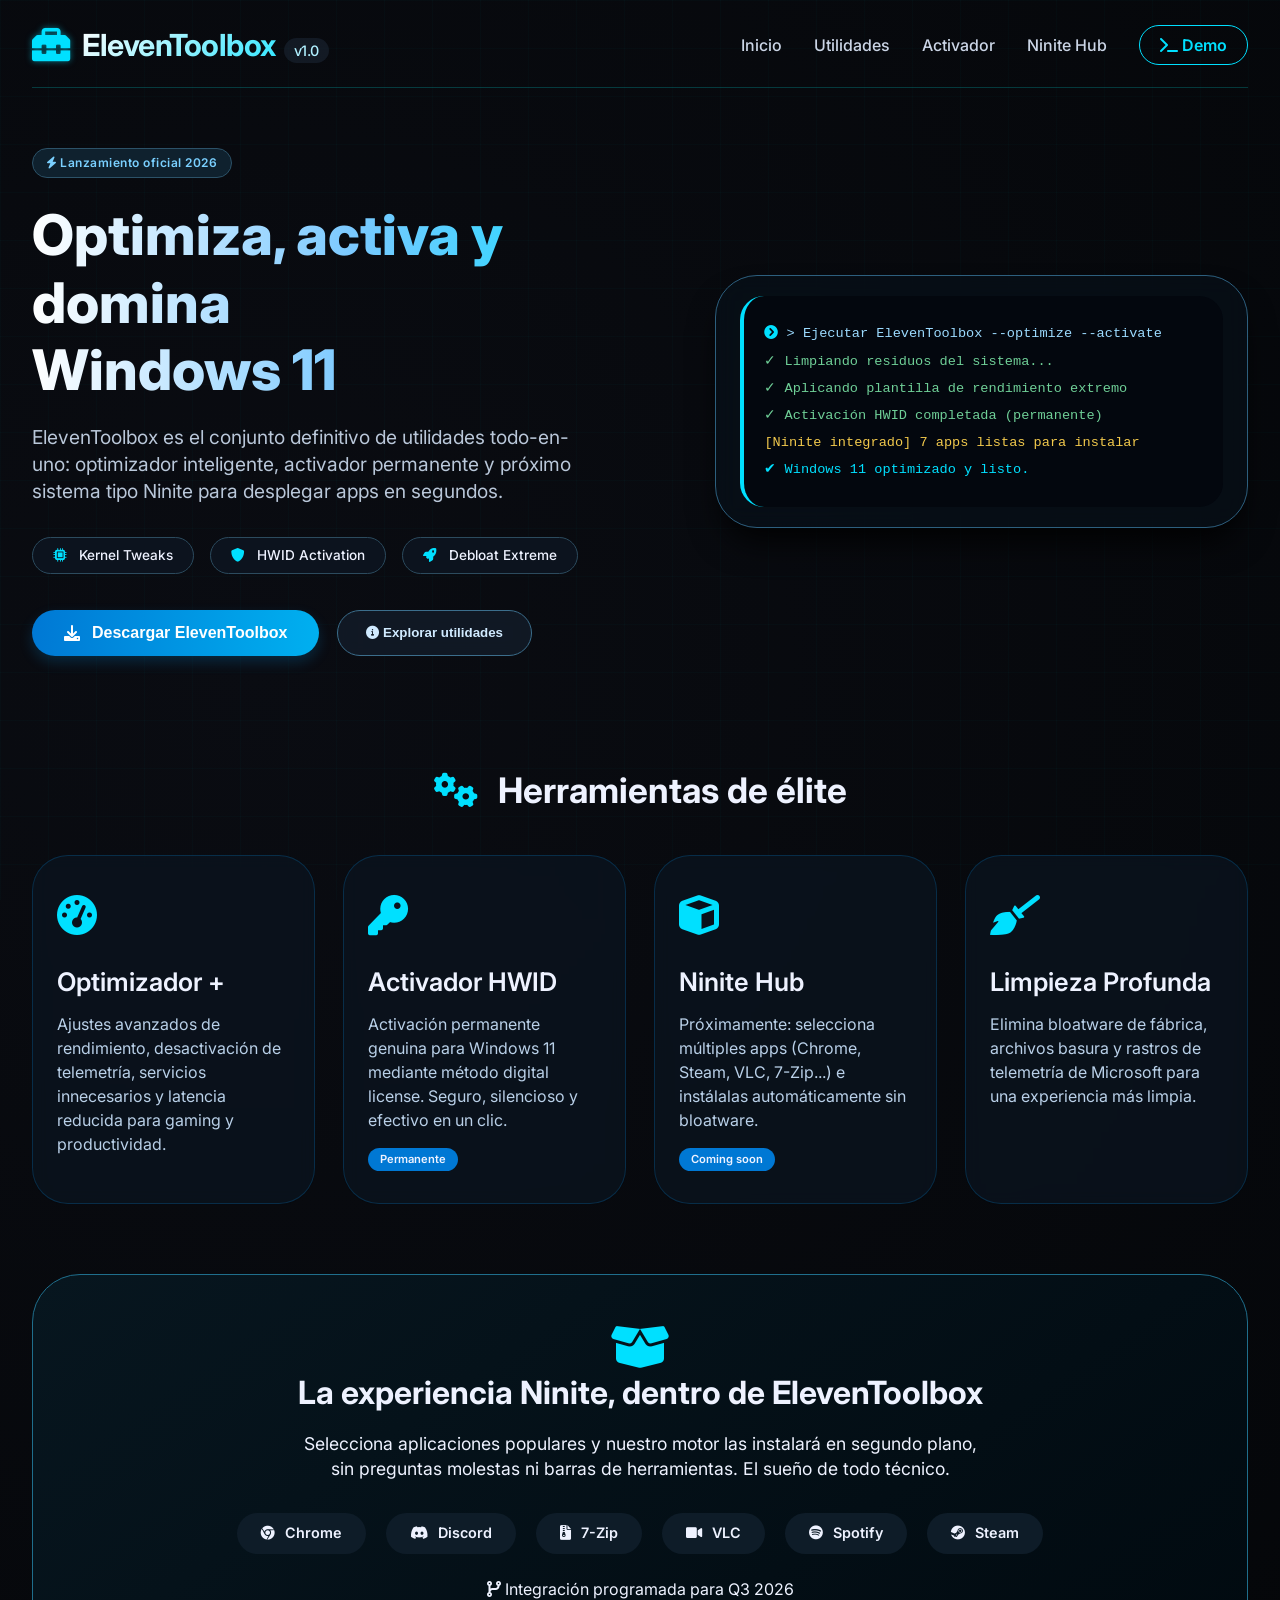
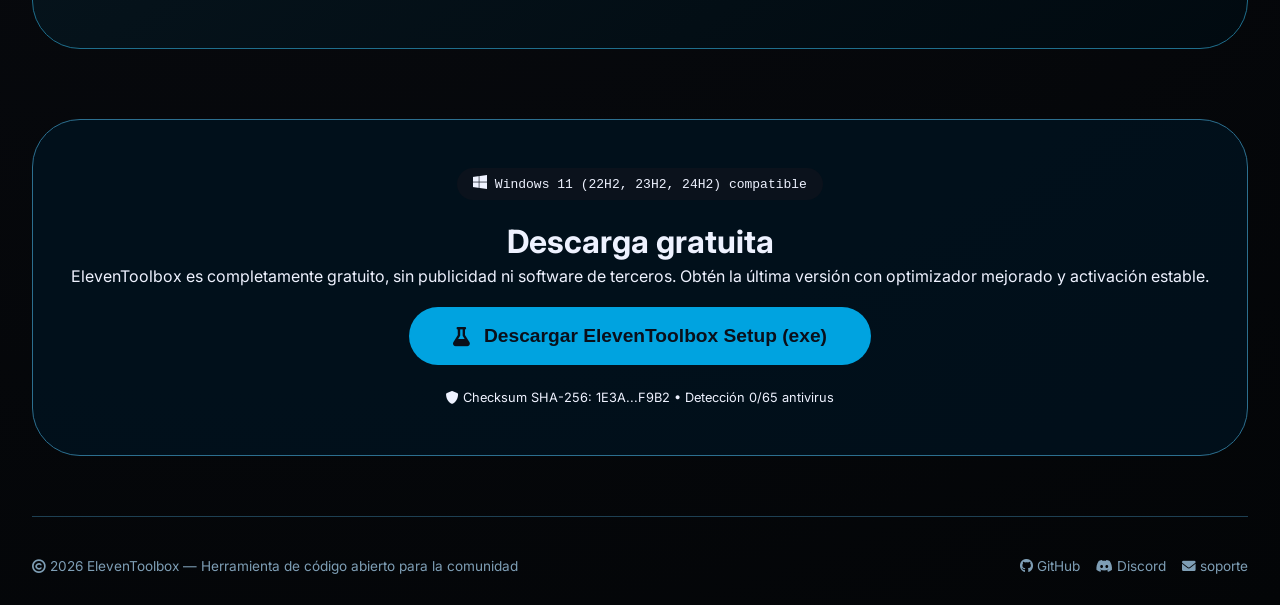
<file: index.html>
<!DOCTYPE html>
<html lang="es">
<head>
    <meta charset="UTF-8">
    <meta name="viewport" content="width=device-width, initial-scale=1.0, user-scalable=yes">
    <title>ElevenToolbox - El kit definitivo para Windows 11</title>
    <!-- Google Fonts + Font Awesome -->
    <link href="https://fonts.googleapis.com/css2?family=Inter:opsz,wght@14..32,300;14..32,400;14..32,600;14..32,700;14..32,800&display=swap" rel="stylesheet">
    <link rel="stylesheet" href="https://cdnjs.cloudflare.com/ajax/libs/font-awesome/6.0.0-beta3/css/all.min.css">
    <style>
        * {
            margin: 0;
            padding: 0;
            box-sizing: border-box;
        }

        body {
            font-family: 'Inter', sans-serif;
            background: radial-gradient(circle at 20% 30%, #0a0c12 0%, #030507 100%);
            color: #eef2ff;
            line-height: 1.4;
            scroll-behavior: smooth;
        }

        /* Efecto de grid sutil */
        .bg-grid {
            position: fixed;
            top: 0;
            left: 0;
            width: 100%;
            height: 100%;
            background-image: 
                linear-gradient(rgba(0, 255, 255, 0.02) 1px, transparent 1px),
                linear-gradient(90deg, rgba(0, 255, 255, 0.02) 1px, transparent 1px);
            background-size: 48px 48px;
            pointer-events: none;
            z-index: 0;
        }

        .container {
            max-width: 1300px;
            margin: 0 auto;
            padding: 0 32px;
            position: relative;
            z-index: 2;
        }

        /* Header / Nav */
        .navbar {
            display: flex;
            justify-content: space-between;
            align-items: center;
            padding: 24px 0 20px;
            flex-wrap: wrap;
            border-bottom: 1px solid rgba(0, 255, 255, 0.2);
        }

        .logo {
            display: flex;
            align-items: center;
            gap: 12px;
        }

        .logo-icon {
            font-size: 2.4rem;
            color: #00e0ff;
            text-shadow: 0 0 6px #00e0ff80;
        }

        .logo h1 {
            font-size: 1.9rem;
            font-weight: 700;
            letter-spacing: -0.5px;
            background: linear-gradient(135deg, #FFFFFF, #00e0ff);
            -webkit-background-clip: text;
            background-clip: text;
            color: transparent;
        }

        .logo span {
            font-size: 0.9rem;
            font-weight: 500;
            background: #1e2a3a80;
            padding: 4px 10px;
            border-radius: 40px;
            backdrop-filter: blur(4px);
            margin-left: 8px;
            color: #b0f0ff;
        }

        .nav-links {
            display: flex;
            gap: 32px;
            align-items: center;
        }

        .nav-links a {
            text-decoration: none;
            color: #cbd5e6;
            font-weight: 500;
            transition: 0.2s;
            font-size: 1rem;
        }

        .nav-links a:hover {
            color: #00e0ff;
            text-shadow: 0 0 3px #00e0ff;
        }

        .btn-outline {
            border: 1px solid #00e0ff;
            background: transparent;
            padding: 8px 20px;
            border-radius: 40px;
            font-weight: 600;
            color: #00e0ff;
            transition: 0.2s;
        }

        .btn-outline:hover {
            background: #00e0ff20;
            box-shadow: 0 0 8px #00e0ff40;
            cursor: pointer;
        }

        /* Hero */
        .hero {
            display: flex;
            flex-wrap: wrap;
            align-items: center;
            justify-content: space-between;
            padding: 60px 0 40px;
            gap: 40px;
        }

        .hero-left {
            flex: 1.2;
        }

        .hero-badge {
            background: #0f212e;
            display: inline-block;
            padding: 6px 14px;
            border-radius: 30px;
            font-size: 0.75rem;
            font-weight: 600;
            letter-spacing: 0.5px;
            color: #7ad0ff;
            border: 1px solid #2c5268;
            margin-bottom: 24px;
        }

        .hero-left h2 {
            font-size: 3.5rem;
            font-weight: 800;
            line-height: 1.2;
            background: linear-gradient(to right, #ffffff, #7ac9ff, #00e0ff);
            -webkit-background-clip: text;
            background-clip: text;
            color: transparent;
            margin-bottom: 20px;
        }

        .hero-left p {
            font-size: 1.2rem;
            color: #b9c7d9;
            max-width: 550px;
            margin-bottom: 32px;
        }

        .features-grid-mini {
            display: flex;
            flex-wrap: wrap;
            gap: 16px;
            margin-bottom: 36px;
        }

        .mini-chip {
            background: #0e1622cc;
            backdrop-filter: blur(4px);
            border-radius: 60px;
            padding: 8px 20px;
            font-size: 0.85rem;
            font-weight: 500;
            border: 1px solid #2c4b5e;
        }

        .mini-chip i {
            color: #00e0ff;
            margin-right: 8px;
        }

        .btn-group {
            display: flex;
            gap: 18px;
            flex-wrap: wrap;
        }

        .btn-primary {
            background: linear-gradient(95deg, #0078d4, #00b0f0);
            border: none;
            padding: 14px 32px;
            border-radius: 44px;
            font-weight: 700;
            font-size: 1rem;
            color: white;
            display: inline-flex;
            align-items: center;
            gap: 12px;
            transition: all 0.2s ease;
            cursor: pointer;
            box-shadow: 0 6px 14px #00a6ff30;
        }

        .btn-primary:hover {
            transform: scale(1.02);
            background: linear-gradient(95deg, #0088e8, #00c4ff);
            box-shadow: 0 10px 22px #00a6ff60;
        }

        .btn-secondary {
            background: rgba(20, 30, 45, 0.7);
            backdrop-filter: blur(8px);
            border: 1px solid #3c6e8c;
            padding: 14px 28px;
            border-radius: 44px;
            font-weight: 600;
            color: #d0eaff;
            transition: 0.2s;
            cursor: pointer;
        }

        .hero-right {
            flex: 0.9;
            background: rgba(8, 18, 28, 0.6);
            backdrop-filter: blur(12px);
            border-radius: 42px;
            padding: 20px 24px;
            border: 1px solid #2d5f7e;
            box-shadow: 0 20px 35px -10px black;
        }

        .code-preview {
            font-family: 'Courier New', monospace;
            font-size: 0.85rem;
            background: #03070e;
            padding: 20px;
            border-radius: 24px;
            border-left: 4px solid #00e0ff;
        }

        .code-preview p {
            color: #9cdbff;
            margin: 8px 0;
        }

        /* Features cards */
        .section-title {
            font-size: 2.2rem;
            font-weight: 700;
            text-align: center;
            margin: 70px 0 40px;
        }

        .section-title i {
            color: #00e0ff;
            margin-right: 12px;
        }

        .cards {
            display: flex;
            flex-wrap: wrap;
            gap: 28px;
            justify-content: center;
        }

        .card {
            background: rgba(12, 22, 35, 0.65);
            backdrop-filter: blur(8px);
            border-radius: 36px;
            padding: 32px 24px;
            flex: 1 1 280px;
            transition: 0.25s ease;
            border: 1px solid rgba(0, 160, 255, 0.2);
        }

        .card:hover {
            border-color: #00e0ff80;
            transform: translateY(-6px);
            background: rgba(20, 40, 55, 0.7);
            box-shadow: 0 20px 30px -12px #00000080;
        }

        .card-icon {
            font-size: 2.5rem;
            color: #00e0ff;
            margin-bottom: 20px;
        }

        .card h3 {
            font-size: 1.6rem;
            font-weight: 600;
            margin-bottom: 12px;
        }

        .card p {
            color: #b9d0e8;
            line-height: 1.5;
        }

        .badge-new {
            background: #0078d4;
            font-size: 0.7rem;
            border-radius: 30px;
            padding: 4px 12px;
            display: inline-block;
            margin-top: 16px;
            font-weight: 600;
        }

        /* Ninite style banner */
        .ninite-zone {
            background: linear-gradient(145deg, #07161f, #010a10);
            margin: 70px 0;
            border-radius: 48px;
            padding: 48px 32px;
            border: 1px solid #1f6e8c;
            text-align: center;
        }

        .ninite-zone h3 {
            font-size: 2rem;
            font-weight: 700;
        }

        .ninite-zone p {
            max-width: 700px;
            margin: 16px auto;
            font-size: 1.1rem;
        }

        .app-icons {
            display: flex;
            flex-wrap: wrap;
            justify-content: center;
            gap: 20px;
            margin: 32px 0 24px;
        }

        .app-icon {
            background: #0e1c28;
            border-radius: 60px;
            padding: 10px 24px;
            font-weight: 600;
            display: inline-flex;
            align-items: center;
            gap: 10px;
            font-size: 0.9rem;
        }

        /* Download Section */
        .download-section {
            background: rgba(0, 20, 35, 0.7);
            border-radius: 48px;
            padding: 48px 32px;
            margin: 40px 0 60px;
            text-align: center;
            border: 1px solid #2c6f8f;
        }

        .version {
            font-family: monospace;
            background: #0b121c;
            display: inline-block;
            padding: 6px 16px;
            border-radius: 32px;
            margin-bottom: 20px;
        }

        .btn-download {
            background: #00a3e0;
            border: none;
            padding: 18px 44px;
            font-size: 1.2rem;
            font-weight: bold;
            border-radius: 60px;
            color: #0a0f1a;
            transition: 0.2s;
            margin-top: 20px;
            cursor: pointer;
            display: inline-flex;
            align-items: center;
            gap: 14px;
        }

        footer {
            border-top: 1px solid #1e4053;
            padding: 40px 0 30px;
            margin-top: 40px;
            display: flex;
            justify-content: space-between;
            flex-wrap: wrap;
            gap: 20px;
            font-size: 0.85rem;
            color: #7e9eb5;
        }

        @media (max-width: 800px) {
            .hero-left h2 {
                font-size: 2.5rem;
            }
            .navbar {
                flex-direction: column;
                gap: 16px;
            }
            .container {
                padding: 0 24px;
            }
        }

        /* Modal simple (demo) */
        .modal {
            display: none;
            position: fixed;
            top: 0; left: 0;
            width: 100%; height: 100%;
            background: rgba(0,0,0,0.8);
            backdrop-filter: blur(8px);
            justify-content: center;
            align-items: center;
            z-index: 1000;
        }
        .modal-content {
            background: #0d1b24;
            border-radius: 32px;
            padding: 32px;
            max-width: 400px;
            text-align: center;
            border: 1px solid #00e0ff;
        }
        .close-modal {
            margin-top: 20px;
            background: #0078d4;
            border: none;
            padding: 8px 24px;
            border-radius: 40px;
            color: white;
            cursor: pointer;
        }
    </style>
</head>
<body>
<div class="bg-grid"></div>
<div class="container">
    <!-- Navegación -->
    <div class="navbar">
        <div class="logo">
            <i class="fas fa-toolbox logo-icon"></i>
            <h1>ElevenToolbox<span>v1.0</span></h1>
        </div>
        <div class="nav-links">
            <a href="#">Inicio</a>
            <a href="#">Utilidades</a>
            <a href="#">Activador</a>
            <a href="#">Ninite Hub</a>
            <div class="btn-outline" id="openModalBtn"><i class="fas fa-terminal"></i> Demo</div>
        </div>
    </div>

    <!-- Hero principal -->
    <div class="hero">
        <div class="hero-left">
            <div class="hero-badge"><i class="fas fa-bolt"></i> Lanzamiento oficial 2026</div>
            <h2>Optimiza, activa y domina<br>Windows 11</h2>
            <p>ElevenToolbox es el conjunto definitivo de utilidades todo-en-uno: optimizador inteligente, activador permanente y próximo sistema tipo Ninite para desplegar apps en segundos.</p>
            <div class="features-grid-mini">
               <div class="mini-chip"><i class="fas fa-microchip"></i> Kernel Tweaks</div>
                <div class="mini-chip"><i class="fas fa-shield-alt"></i> HWID Activation</div>
                <div class="mini-chip"><i class="fas fa-rocket"></i> Debloat Extreme</div>
                <!-- <div class="mini-chip"><i class="fas fa-boxes"></i> Ninite-Style</div> -->
            </div>
            <div class="btn-group">
                <button class="btn-primary" id="downloadDemoBtn"><i class="fas fa-download"></i> Descargar ElevenToolbox</button>
                <button class="btn-secondary" id="learnMoreBtn"><i class="fas fa-info-circle"></i> Explorar utilidades</button>
            </div>
        </div>
        <div class="hero-right">
            <div class="code-preview">
                <p><i class="fas fa-chevron-circle-right" style="color:#00e0ff"></i> > Ejecutar ElevenToolbox --optimize --activate</p>
                <p><span style="color:#6fcf97;">✓ Limpiando residuos del sistema...</span></p>
                <p><span style="color:#6fcf97;">✓ Aplicando plantilla de rendimiento extremo</span></p>
                <p><span style="color:#6fcf97;">✓ Activación HWID completada (permanente)</span></p>
                <p><span style="color:#f2c94c;">[Ninite integrado] 7 apps listas para instalar</span></p>
                <p><span style="color:#00e0ff;">✔ Windows 11 optimizado y listo.</span></p>
            </div>
        </div>
    </div>

    <!-- Sección de características principales -->
    <div class="section-title">
        <i class="fas fa-cogs"></i> Herramientas de élite
    </div>
    <div class="cards">
        <div class="card">
            <div class="card-icon"><i class="fas fa-tachometer-alt"></i></div>
            <h3>Optimizador +</h3>
            <p>Ajustes avanzados de rendimiento, desactivación de telemetría, servicios innecesarios y latencia reducida para gaming y productividad.</p>
        </div>
        <div class="card">
            <div class="card-icon"><i class="fas fa-key"></i></div>
            <h3>Activador HWID</h3>
            <p>Activación permanente genuina para Windows 11 mediante método digital license. Seguro, silencioso y efectivo en un clic.</p>
            <div class="badge-new">Permanente</div>
        </div>
        <div class="card">
            <div class="card-icon"><i class="fas fa-cube"></i></div>
            <h3>Ninite Hub</h3>
            <p>Próximamente: selecciona múltiples apps (Chrome, Steam, VLC, 7-Zip...) e instálalas automáticamente sin bloatware.</p>
            <div class="badge-new">Coming soon</div>
        </div>
        <div class="card">
            <div class="card-icon"><i class="fas fa-broom"></i></div>
            <h3>Limpieza Profunda</h3>
            <p>Elimina bloatware de fábrica, archivos basura y rastros de telemetría de Microsoft para una experiencia más limpia.</p>
        </div>
    </div>

    <!-- Bloque inspirado en Ninite + integración futura -->
    <div class="ninite-zone">
        <i class="fas fa-box-open" style="font-size: 3rem; color: #00e0ff;"></i>
        <h3>La experiencia Ninite, dentro de ElevenToolbox</h3>
        <p>Selecciona aplicaciones populares y nuestro motor las instalará en segundo plano, sin preguntas molestas ni barras de herramientas. El sueño de todo técnico.</p>
        <div class="app-icons">
            <span class="app-icon"><i class="fab fa-chrome"></i> Chrome</span>
            <span class="app-icon"><i class="fab fa-discord"></i> Discord</span>
            <span class="app-icon"><i class="fas fa-file-archive"></i> 7-Zip</span>
            <span class="app-icon"><i class="fas fa-video"></i> VLC</span>
            <span class="app-icon"><i class="fab fa-spotify"></i> Spotify</span>
            <span class="app-icon"><i class="fab fa-steam"></i> Steam</span>
        </div>
        <div><i class="fas fa-code-branch"></i> Integración programada para Q3 2026</div>
    </div>

    <!-- Sección de descarga con versiones simuladas -->
    <div class="download-section" id="download">
        <div class="version"><i class="fab fa-windows"></i> Windows 11 (22H2, 23H2, 24H2) compatible</div>
        <h2 style="font-size: 2rem;">Descarga gratuita</h2>
        <p>ElevenToolbox es completamente gratuito, sin publicidad ni software de terceros. Obtén la última versión con optimizador mejorado y activación estable.</p>
        <button class="btn-download" id="fakeDownloadBtn"><i class="fas fa-flask"></i> Descargar ElevenToolbox Setup (exe)</button>
        <p style="margin-top: 24px; font-size: 0.8rem;"><i class="fas fa-shield-alt"></i> Checksum SHA-256: 1E3A...F9B2 • Detección 0/65 antivirus</p>
    </div>

    <footer>
        <div><i class="far fa-copyright"></i> 2026 ElevenToolbox — Herramienta de código abierto para la comunidad</div>
        <div>
            <i class="fab fa-github"></i> GitHub &nbsp;&nbsp;
            <i class="fab fa-discord"></i> Discord &nbsp;&nbsp;
            <i class="fas fa-envelope"></i> soporte
        </div>
    </footer>
</div>

<!-- Modal de demo informativo -->
<div id="demoModal" class="modal">
    <div class="modal-content">
        <i class="fas fa-tools" style="font-size: 48px; color:#00e0ff;"></i>
        <h3 style="margin: 16px 0;">ElevenToolbox Preview</h3>
        <p>Versión conceptual: integra optimizador de sistema + activador Windows 11 + futuro centro de despliegue estilo Ninite. Interfaz nativa en desarrollo.</p>
        <button class="close-modal" id="closeModalBtn">Entendido</button>
    </div>
</div>

<script>
    // interacciones simples
    const modal = document.getElementById('demoModal');
    const openBtn = document.getElementById('openModalBtn');
    const closeBtn = document.getElementById('closeModalBtn');
    const downloadDemo = document.getElementById('downloadDemoBtn');
    const fakeDownload = document.getElementById('fakeDownloadBtn');
    const learnMore = document.getElementById('learnMoreBtn');

    function showModal() {
        modal.style.display = 'flex';
    }
    function hideModal() {
        modal.style.display = 'none';
    }
    openBtn.addEventListener('click', showModal);
    closeBtn.addEventListener('click', hideModal);
    window.addEventListener('click', (e) => {
        if (e.target === modal) hideModal();
    });

    // demo alerts educativas
    function demoDownload() {
        alert("[DEMO] ElevenToolbox Setup.exe se descargará en breve.\n\nEste proyecto integra:\n- Activador HWID\n- Optimizador avanzado\n- Futuro sistema Ninite\nVersión estable: próxima release.");
    }
    downloadDemo.addEventListener('click', demoDownload);
    fakeDownload.addEventListener('click', demoDownload);
    
    learnMore.addEventListener('click', () => {
        alert("ElevenToolbox reúne en una sola interfaz:\n🔧 Optimización de rendimiento y privacidad.\n🔑 Activación permanente para Windows 11.\n📦 Despliegue automático de aplicaciones (Ninite-like).\n\nPróximamente con más módulos y soporte extendido.");
    });
</script>
</body>
</html>
</file>
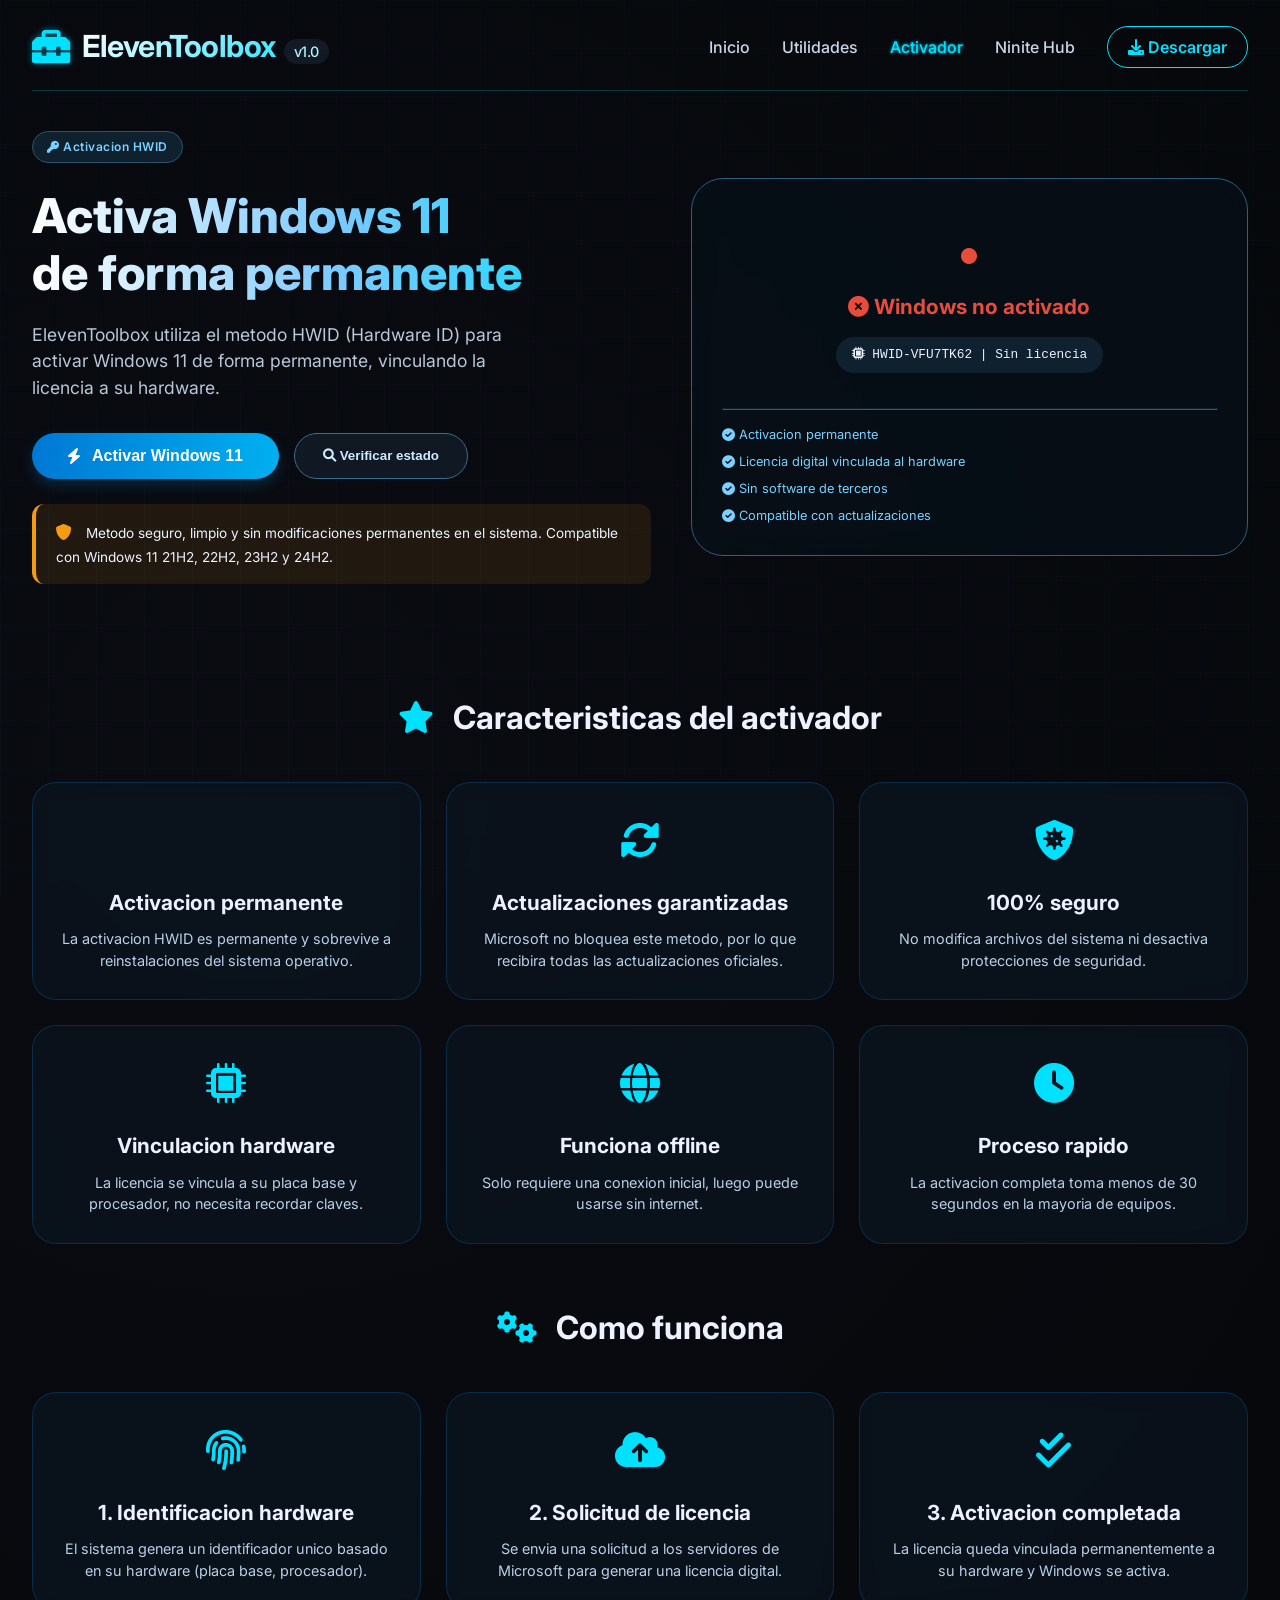
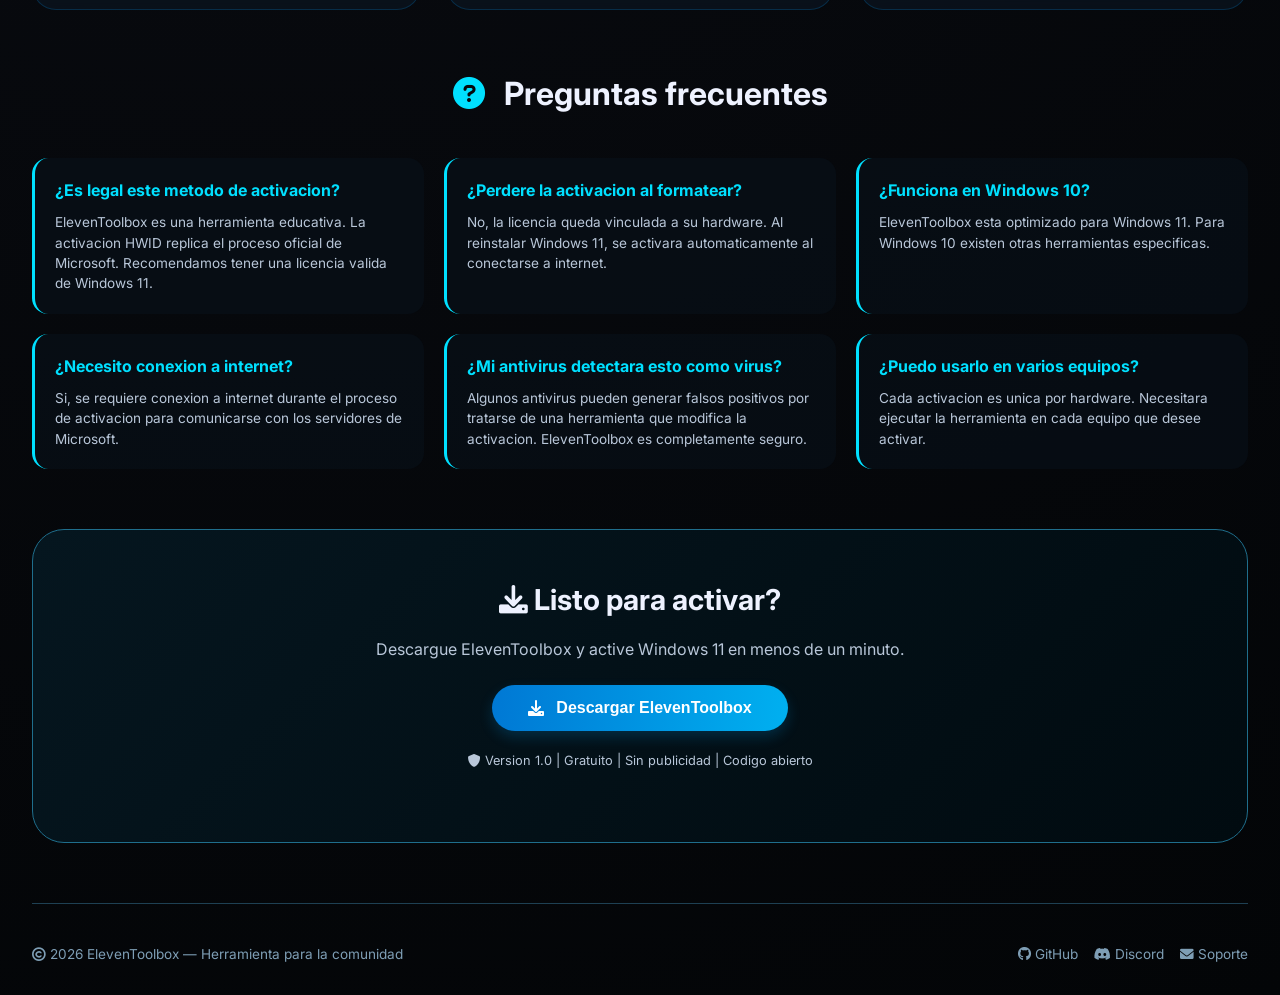
<file: activador.html>
<!DOCTYPE html>
<html lang="es">
<head>
    <meta charset="UTF-8">
    <meta name="viewport" content="width=device-width, initial-scale=1.0">
    <title>Activador - ElevenToolbox | Activación HWID para Windows 11</title>
    <link href="https://fonts.googleapis.com/css2?family=Inter:opsz,wght@14..32,300;14..32,400;14..32,500;14..32,600;14..32,700;14..32,800&display=swap" rel="stylesheet">
    <link rel="stylesheet" href="https://cdnjs.cloudflare.com/ajax/libs/font-awesome/6.0.0-beta3/css/all.min.css">
    <style>
        * {
            margin: 0;
            padding: 0;
            box-sizing: border-box;
        }

        body {
            font-family: 'Inter', sans-serif;
            background: radial-gradient(circle at 20% 30%, #0a0c12 0%, #030507 100%);
            color: #eef2ff;
            line-height: 1.5;
            min-height: 100vh;
        }

        .bg-grid {
            position: fixed;
            top: 0;
            left: 0;
            width: 100%;
            height: 100%;
            background-image: 
                linear-gradient(rgba(0, 255, 255, 0.02) 1px, transparent 1px),
                linear-gradient(90deg, rgba(0, 255, 255, 0.02) 1px, transparent 1px);
            background-size: 48px 48px;
            pointer-events: none;
            z-index: 0;
        }

        .container {
            max-width: 1300px;
            margin: 0 auto;
            padding: 0 32px;
            position: relative;
            z-index: 2;
        }

        /* Header */
        .navbar {
            display: flex;
            justify-content: space-between;
            align-items: center;
            padding: 24px 0 20px;
            flex-wrap: wrap;
            border-bottom: 1px solid rgba(0, 255, 255, 0.2);
        }

        .logo {
            display: flex;
            align-items: center;
            gap: 12px;
            text-decoration: none;
            color: inherit;
        }

        .logo-icon {
            font-size: 2.4rem;
            color: #00e0ff;
            text-shadow: 0 0 6px #00e0ff80;
        }

        .logo h1 {
            font-size: 1.9rem;
            font-weight: 700;
            letter-spacing: -0.5px;
            background: linear-gradient(135deg, #FFFFFF, #00e0ff);
            -webkit-background-clip: text;
            background-clip: text;
            color: transparent;
        }

        .logo span {
            font-size: 0.9rem;
            font-weight: 500;
            background: #1e2a3a80;
            padding: 4px 10px;
            border-radius: 40px;
            backdrop-filter: blur(4px);
            margin-left: 8px;
            color: #b0f0ff;
        }

        .nav-links {
            display: flex;
            gap: 32px;
            align-items: center;
        }

        .nav-links a {
            text-decoration: none;
            color: #cbd5e6;
            font-weight: 500;
            transition: 0.2s;
            font-size: 1rem;
        }

        .nav-links a:hover, .nav-links a.active {
            color: #00e0ff;
            text-shadow: 0 0 3px #00e0ff;
        }

        .btn-outline {
            border: 1px solid #00e0ff;
            background: transparent;
            padding: 8px 20px;
            border-radius: 40px;
            font-weight: 600;
            color: #00e0ff;
            transition: 0.2s;
            cursor: pointer;
        }

        .btn-outline:hover {
            background: #00e0ff20;
            box-shadow: 0 0 8px #00e0ff40;
        }

        /* Hero Section */
        .hero {
            display: flex;
            flex-wrap: wrap;
            align-items: center;
            justify-content: space-between;
            padding: 40px 0 30px;
            gap: 40px;
        }

        .hero-left {
            flex: 1;
        }

        .hero-badge {
            background: #0f212e;
            display: inline-block;
            padding: 6px 14px;
            border-radius: 30px;
            font-size: 0.75rem;
            font-weight: 600;
            letter-spacing: 0.5px;
            color: #7ad0ff;
            border: 1px solid #2c5268;
            margin-bottom: 24px;
        }

        .hero-left h2 {
            font-size: 3rem;
            font-weight: 800;
            line-height: 1.2;
            background: linear-gradient(to right, #ffffff, #7ac9ff, #00e0ff);
            -webkit-background-clip: text;
            background-clip: text;
            color: transparent;
            margin-bottom: 20px;
        }

        .hero-left p {
            font-size: 1.1rem;
            color: #b9c7d9;
            margin-bottom: 32px;
            max-width: 500px;
        }

        .hero-right {
            flex: 0.8;
            background: rgba(8, 18, 28, 0.6);
            backdrop-filter: blur(12px);
            border-radius: 32px;
            padding: 30px;
            border: 1px solid #2d5f7e;
            text-align: center;
        }

        .activation-status {
            margin-bottom: 20px;
        }

        .status-icon {
            font-size: 3rem;
            margin-bottom: 10px;
        }

        .status-text {
            font-size: 1.3rem;
            font-weight: 700;
        }

        .status-text.active {
            color: #2ecc71;
        }

        .status-text.inactive {
            color: #e74c3c;
        }

        .hwid-badge {
            background: #0f212e;
            padding: 8px 16px;
            border-radius: 20px;
            font-family: monospace;
            font-size: 0.8rem;
            margin: 15px 0;
            display: inline-block;
        }

        /* Features Section */
        .features-section {
            margin: 60px 0;
        }

        .section-title {
            text-align: center;
            font-size: 2rem;
            font-weight: 700;
            margin-bottom: 40px;
        }

        .section-title i {
            color: #00e0ff;
            margin-right: 12px;
        }

        .features-grid {
            display: grid;
            grid-template-columns: repeat(auto-fit, minmax(300px, 1fr));
            gap: 25px;
        }

        .feature-card {
            background: rgba(12, 22, 35, 0.65);
            backdrop-filter: blur(8px);
            border-radius: 24px;
            padding: 28px;
            border: 1px solid rgba(0, 160, 255, 0.2);
            transition: 0.25s ease;
            text-align: center;
        }

        .feature-card:hover {
            border-color: #00e0ff80;
            transform: translateY(-5px);
            background: rgba(20, 40, 55, 0.7);
        }

        .feature-icon {
            font-size: 2.5rem;
            color: #00e0ff;
            margin-bottom: 16px;
        }

        .feature-card h3 {
            font-size: 1.3rem;
            margin-bottom: 10px;
        }

        .feature-card p {
            color: #b9d0e8;
            font-size: 0.9rem;
        }

        /* FAQ Section */
        .faq-section {
            margin: 60px 0;
        }

        .faq-grid {
            display: grid;
            grid-template-columns: repeat(auto-fit, minmax(350px, 1fr));
            gap: 20px;
        }

        .faq-item {
            background: rgba(8, 18, 28, 0.5);
            border-radius: 16px;
            padding: 20px;
            border-left: 3px solid #00e0ff;
        }

        .faq-question {
            font-weight: 700;
            font-size: 1rem;
            margin-bottom: 10px;
            color: #00e0ff;
        }

        .faq-answer {
            color: #b9c7d9;
            font-size: 0.85rem;
            line-height: 1.5;
        }

        /* CTA Section */
        .cta-section {
            background: linear-gradient(135deg, #05161f, #010b10);
            border-radius: 32px;
            padding: 48px;
            text-align: center;
            margin: 40px 0 60px;
            border: 1px solid #1f6e8c;
        }

        .cta-section h3 {
            font-size: 1.8rem;
            margin-bottom: 16px;
        }

        .cta-section p {
            color: #b9c7d9;
            margin-bottom: 24px;
        }

        .btn-primary {
            background: linear-gradient(95deg, #0078d4, #00b0f0);
            border: none;
            padding: 14px 36px;
            border-radius: 44px;
            font-weight: 700;
            font-size: 1rem;
            color: white;
            display: inline-flex;
            align-items: center;
            gap: 12px;
            transition: all 0.2s ease;
            cursor: pointer;
            box-shadow: 0 6px 14px #00a6ff30;
        }

        .btn-primary:hover {
            transform: scale(1.02);
            background: linear-gradient(95deg, #0088e8, #00c4ff);
            box-shadow: 0 10px 22px #00a6ff60;
        }

        .btn-secondary {
            background: rgba(20, 30, 45, 0.7);
            backdrop-filter: blur(8px);
            border: 1px solid #3c6e8c;
            padding: 12px 28px;
            border-radius: 44px;
            font-weight: 600;
            color: #d0eaff;
            transition: 0.2s;
            cursor: pointer;
        }

        .warning-box {
            background: rgba(243, 156, 18, 0.1);
            border-left: 4px solid #f39c12;
            padding: 16px 20px;
            border-radius: 12px;
            margin: 20px 0;
        }

        .warning-box i {
            color: #f39c12;
            margin-right: 10px;
        }

        footer {
            border-top: 1px solid #1e4053;
            padding: 40px 0 30px;
            margin-top: 20px;
            display: flex;
            justify-content: space-between;
            flex-wrap: wrap;
            gap: 20px;
            font-size: 0.85rem;
            color: #7e9eb5;
        }

        @media (max-width: 800px) {
            .container {
                padding: 0 20px;
            }
            .navbar {
                flex-direction: column;
                gap: 16px;
            }
            .hero-left h2 {
                font-size: 2rem;
            }
            .hero {
                flex-direction: column;
            }
        }
    </style>
</head>
<body>
<div class="bg-grid"></div>
<div class="container">
    <!-- Navigation -->
    <div class="navbar">
        <a href="index.html" class="logo">
            <i class="fas fa-toolbox logo-icon"></i>
            <h1>ElevenToolbox<span>v1.0</span></h1>
        </a>
        <div class="nav-links">
            <a href="index.html">Inicio</a>
            <a href="utilidades.html">Utilidades</a>
            <a href="activador.html" class="active">Activador</a>
            <a href="#">Ninite Hub</a>
            <div class="btn-outline" id="downloadBtn"><i class="fas fa-download"></i> Descargar</div>
        </div>
    </div>

    <!-- Hero Section -->
    <div class="hero">
        <div class="hero-left">
            <div class="hero-badge"><i class="fas fa-key"></i> Activacion HWID</div>
            <h2>Activa Windows 11<br>de forma permanente</h2>
            <p>ElevenToolbox utiliza el metodo HWID (Hardware ID) para activar Windows 11 de forma permanente, vinculando la licencia a su hardware.</p>
            <div style="display: flex; gap: 15px; flex-wrap: wrap;">
                <button class="btn-primary" id="activateBtn"><i class="fas fa-bolt"></i> Activar Windows 11</button>
                <button class="btn-secondary" id="checkStatusBtn"><i class="fas fa-search"></i> Verificar estado</button>
            </div>
            <div class="warning-box" style="margin-top: 25px;">
                <i class="fas fa-shield-alt"></i>
                <span style="font-size: 0.85rem;">Metodo seguro, limpio y sin modificaciones permanentes en el sistema. Compatible con Windows 11 21H2, 22H2, 23H2 y 24H2.</span>
            </div>
        </div>
        <div class="hero-right">
            <div class="activation-status">
                <div class="status-icon"><i class="fas fa-circle" id="statusDot" style="color: #f39c12; font-size: 1rem;"></i></div>
                <div class="status-text inactive" id="statusText">Verificando...</div>
                <div class="hwid-badge" id="hwidDisplay"><i class="fas fa-microchip"></i> Deteccion en curso...</div>
            </div>
            <hr style="border-color: #2d5f7e; margin: 15px 0;">
            <div style="text-align: left;">
                <p style="font-size: 0.8rem; color: #7ad0ff;"><i class="fas fa-check-circle"></i> Activacion permanente</p>
                <p style="font-size: 0.8rem; color: #7ad0ff; margin-top: 8px;"><i class="fas fa-check-circle"></i> Licencia digital vinculada al hardware</p>
                <p style="font-size: 0.8rem; color: #7ad0ff; margin-top: 8px;"><i class="fas fa-check-circle"></i> Sin software de terceros</p>
                <p style="font-size: 0.8rem; color: #7ad0ff; margin-top: 8px;"><i class="fas fa-check-circle"></i> Compatible con actualizaciones</p>
            </div>
        </div>
    </div>

    <!-- Features Section -->
    <div class="features-section">
        <div class="section-title">
            <i class="fas fa-star"></i> Caracteristicas del activador
        </div>
        <div class="features-grid">
            <div class="feature-card">
                <div class="feature-icon"><i class="fas fa-permanent"></i></div>
                <h3>Activacion permanente</h3>
                <p>La activacion HWID es permanente y sobrevive a reinstalaciones del sistema operativo.</p>
            </div>
            <div class="feature-card">
                <div class="feature-icon"><i class="fas fa-sync-alt"></i></div>
                <h3>Actualizaciones garantizadas</h3>
                <p>Microsoft no bloquea este metodo, por lo que recibira todas las actualizaciones oficiales.</p>
            </div>
            <div class="feature-card">
                <div class="feature-icon"><i class="fas fa-shield-virus"></i></div>
                <h3>100% seguro</h3>
                <p>No modifica archivos del sistema ni desactiva protecciones de seguridad.</p>
            </div>
            <div class="feature-card">
                <div class="feature-icon"><i class="fas fa-microchip"></i></div>
                <h3>Vinculacion hardware</h3>
                <p>La licencia se vincula a su placa base y procesador, no necesita recordar claves.</p>
            </div>
            <div class="feature-card">
                <div class="feature-icon"><i class="fas fa-globe"></i></div>
                <h3>Funciona offline</h3>
                <p>Solo requiere una conexion inicial, luego puede usarse sin internet.</p>
            </div>
            <div class="feature-card">
                <div class="feature-icon"><i class="fas fa-clock"></i></div>
                <h3>Proceso rapido</h3>
                <p>La activacion completa toma menos de 30 segundos en la mayoria de equipos.</p>
            </div>
        </div>
    </div>

    <!-- How it works -->
    <div class="features-section">
        <div class="section-title">
            <i class="fas fa-cogs"></i> Como funciona
        </div>
        <div class="features-grid">
            <div class="feature-card">
                <div class="feature-icon"><i class="fas fa-fingerprint"></i></div>
                <h3>1. Identificacion hardware</h3>
                <p>El sistema genera un identificador unico basado en su hardware (placa base, procesador).</p>
            </div>
            <div class="feature-card">
                <div class="feature-icon"><i class="fas fa-cloud-upload-alt"></i></div>
                <h3>2. Solicitud de licencia</h3>
                <p>Se envia una solicitud a los servidores de Microsoft para generar una licencia digital.</p>
            </div>
            <div class="feature-card">
                <div class="feature-icon"><i class="fas fa-check-double"></i></div>
                <h3>3. Activacion completada</h3>
                <p>La licencia queda vinculada permanentemente a su hardware y Windows se activa.</p>
            </div>
        </div>
    </div>

    <!-- FAQ Section -->
    <div class="faq-section">
        <div class="section-title">
            <i class="fas fa-question-circle"></i> Preguntas frecuentes
        </div>
        <div class="faq-grid">
            <div class="faq-item">
                <div class="faq-question">¿Es legal este metodo de activacion?</div>
                <div class="faq-answer">ElevenToolbox es una herramienta educativa. La activacion HWID replica el proceso oficial de Microsoft. Recomendamos tener una licencia valida de Windows 11.</div>
            </div>
            <div class="faq-item">
                <div class="faq-question">¿Perdere la activacion al formatear?</div>
                <div class="faq-answer">No, la licencia queda vinculada a su hardware. Al reinstalar Windows 11, se activara automaticamente al conectarse a internet.</div>
            </div>
            <div class="faq-item">
                <div class="faq-question">¿Funciona en Windows 10?</div>
                <div class="faq-answer">ElevenToolbox esta optimizado para Windows 11. Para Windows 10 existen otras herramientas especificas.</div>
            </div>
            <div class="faq-item">
                <div class="faq-question">¿Necesito conexion a internet?</div>
                <div class="faq-answer">Si, se requiere conexion a internet durante el proceso de activacion para comunicarse con los servidores de Microsoft.</div>
            </div>
            <div class="faq-item">
                <div class="faq-question">¿Mi antivirus detectara esto como virus?</div>
                <div class="faq-answer">Algunos antivirus pueden generar falsos positivos por tratarse de una herramienta que modifica la activacion. ElevenToolbox es completamente seguro.</div>
            </div>
            <div class="faq-item">
                <div class="faq-question">¿Puedo usarlo en varios equipos?</div>
                <div class="faq-answer">Cada activacion es unica por hardware. Necesitara ejecutar la herramienta en cada equipo que desee activar.</div>
            </div>
        </div>
    </div>

    <!-- CTA Section -->
    <div class="cta-section">
        <h3><i class="fas fa-download"></i> Listo para activar?</h3>
        <p>Descargue ElevenToolbox y active Windows 11 en menos de un minuto.</p>
        <button class="btn-primary" id="downloadCtaBtn"><i class="fas fa-download"></i> Descargar ElevenToolbox</button>
        <p style="margin-top: 20px; font-size: 0.8rem;"><i class="fas fa-shield-alt"></i> Version 1.0 | Gratuito | Sin publicidad | Codigo abierto</p>
    </div>

    <footer>
        <div><i class="far fa-copyright"></i> 2026 ElevenToolbox — Herramienta para la comunidad</div>
        <div>
            <i class="fab fa-github"></i> GitHub &nbsp;&nbsp;
            <i class="fab fa-discord"></i> Discord &nbsp;&nbsp;
            <i class="fas fa-envelope"></i> Soporte
        </div>
    </footer>
</div>

<script>
    // Simular verificacion de estado de activacion
    function checkActivationStatus() {
        const statusDot = document.getElementById('statusDot');
        const statusText = document.getElementById('statusText');
        const hwidDisplay = document.getElementById('hwidDisplay');
        
        // Simular deteccion de hardware
        const randomHwid = 'HWID-' + Math.random().toString(36).substring(2, 10).toUpperCase();
        
        // Simular estado de activacion (puede ser activado o no)
        // Para demo, simulamos que esta inactivo
        const isActivated = false;
        
        if (isActivated) {
            statusDot.style.color = '#2ecc71';
            statusText.innerHTML = '<i class="fas fa-check-circle"></i> Windows activado';
            statusText.className = 'status-text active';
            hwidDisplay.innerHTML = '<i class="fas fa-microchip"></i> ' + randomHwid + ' | Licencia permanente';
        } else {
            statusDot.style.color = '#e74c3c';
            statusText.innerHTML = '<i class="fas fa-times-circle"></i> Windows no activado';
            statusText.className = 'status-text inactive';
            hwidDisplay.innerHTML = '<i class="fas fa-microchip"></i> ' + randomHwid + ' | Sin licencia';
        }
    }
    
    // Simular proceso de activacion
    function simulateActivation() {
        const activateBtn = document.getElementById('activateBtn');
        const originalText = activateBtn.innerHTML;
        
        activateBtn.innerHTML = '<i class="fas fa-spinner fa-pulse"></i> Activando...';
        activateBtn.disabled = true;
        
        let progress = 0;
        const interval = setInterval(() => {
            progress += 10;
            if (progress >= 100) {
                clearInterval(interval);
                
                // Cambiar estado a activado
                const statusDot = document.getElementById('statusDot');
                const statusText = document.getElementById('statusText');
                const hwidDisplay = document.getElementById('hwidDisplay');
                const randomHwid = 'HWID-' + Math.random().toString(36).substring(2, 10).toUpperCase();
                
                statusDot.style.color = '#2ecc71';
                statusText.innerHTML = '<i class="fas fa-check-circle"></i> Windows activado';
                statusText.className = 'status-text active';
                hwidDisplay.innerHTML = '<i class="fas fa-microchip"></i> ' + randomHwid + ' | Licencia permanente';
                
                activateBtn.innerHTML = '<i class="fas fa-check"></i> Activado correctamente';
                activateBtn.style.background = 'linear-gradient(95deg, #2ecc71, #27ae60)';
                
                setTimeout(() => {
                    activateBtn.innerHTML = originalText;
                    activateBtn.style.background = '';
                    activateBtn.disabled = false;
                }, 3000);
                
                // Mostrar mensaje de exito
                alert('Windows 11 ha sido activado correctamente.\n\nLa licencia ha sido vinculada a su hardware de forma permanente.');
            }
        }, 300);
    }
    
    // Verificar estado al cargar la pagina
    checkActivationStatus();
    
    // Evento del boton de activacion
    document.getElementById('activateBtn').addEventListener('click', simulateActivation);
    
    // Evento del boton de verificar estado
    document.getElementById('checkStatusBtn').addEventListener('click', () => {
        checkActivationStatus();
        alert('Verificacion completada.\n\nEstado de activacion actualizado.');
    });
    
    // Eventos de descarga
    const downloadBtns = document.querySelectorAll('#downloadBtn, #downloadCtaBtn');
    downloadBtns.forEach(btn => {
        btn.addEventListener('click', () => {
            alert('Descarga de ElevenToolbox\n\nVersion 1.0 para Windows 11\n\nEl archivo se descargara en breve.');
        });
    });
</script>
</body>
</html>
</file>
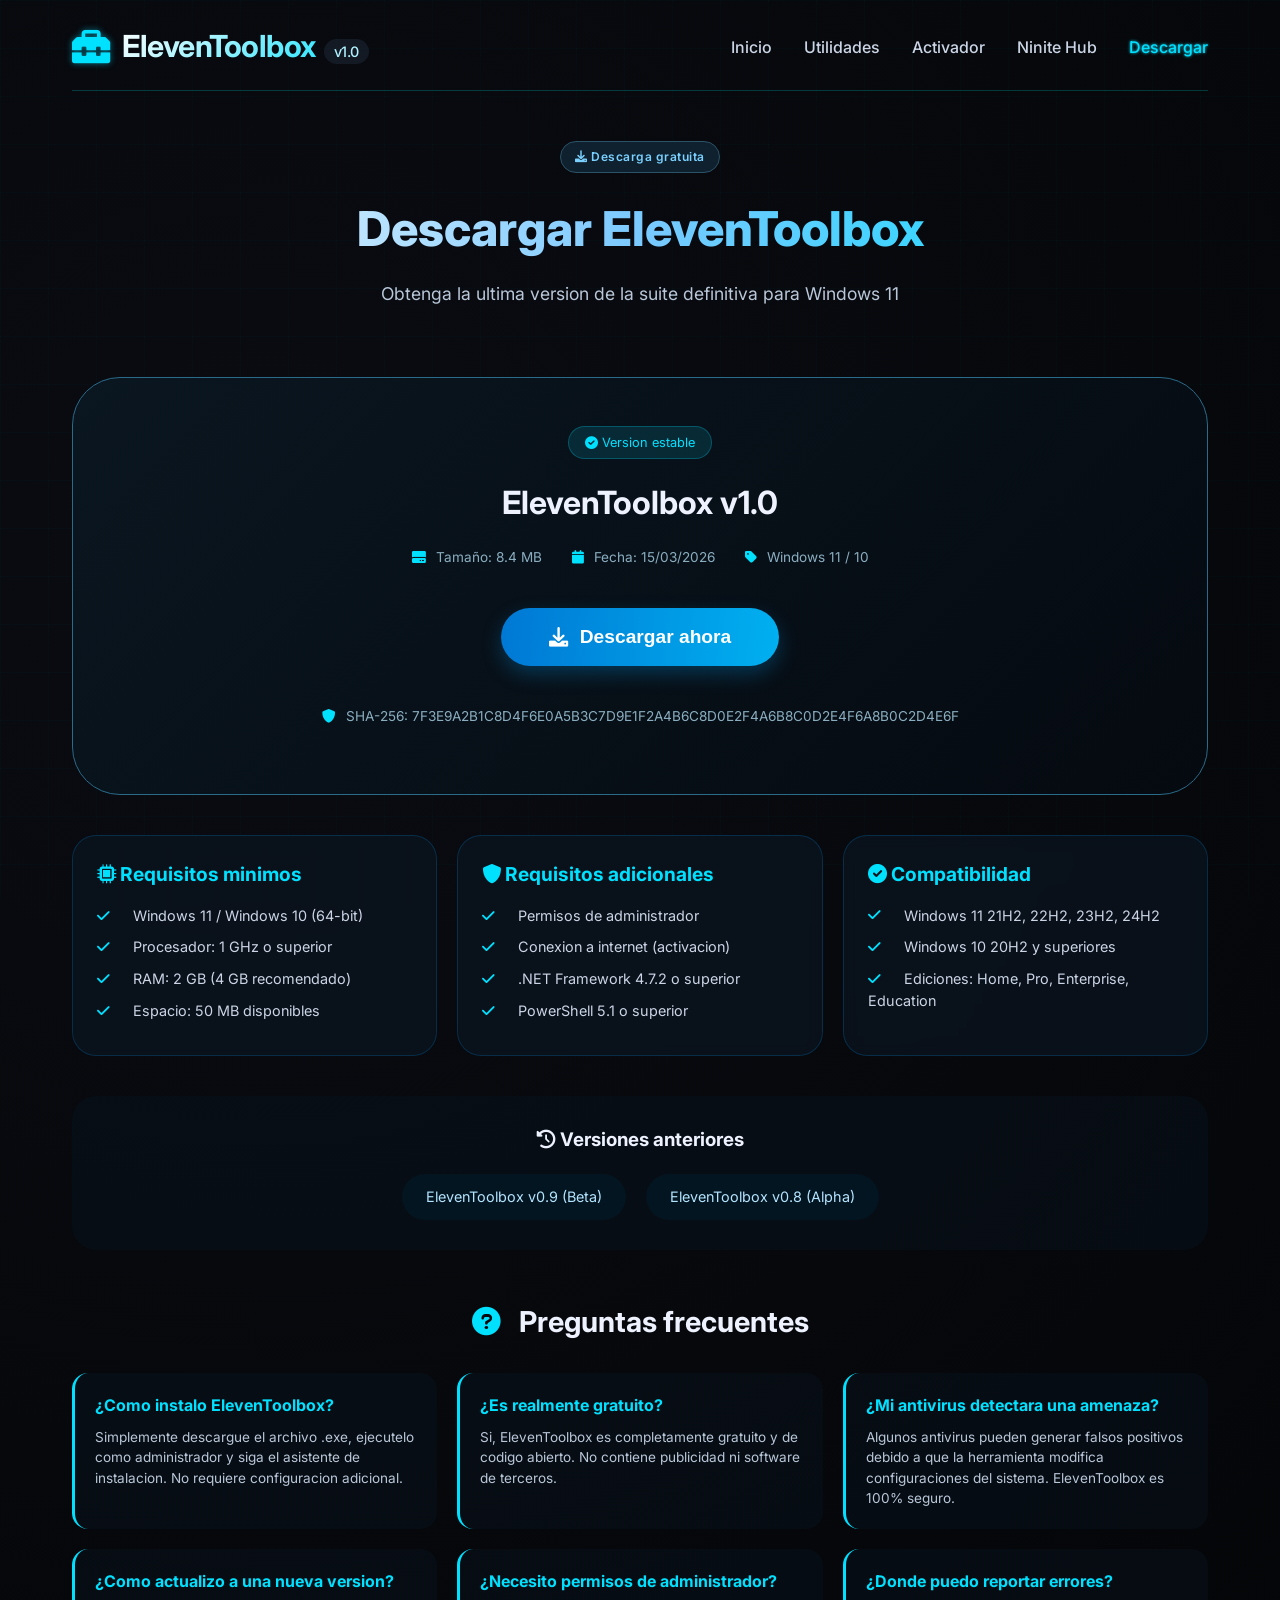
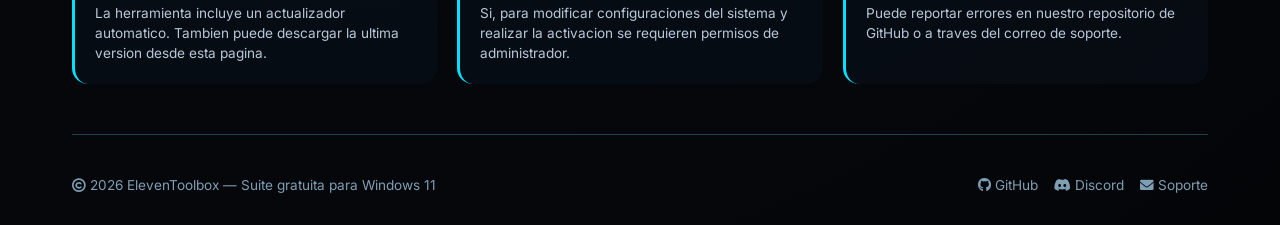
<file: descarga.html>
<!DOCTYPE html>
<html lang="es">
<head>
    <meta charset="UTF-8">
    <meta name="viewport" content="width=device-width, initial-scale=1.0">
    <title>Descargar - ElevenToolbox | Suite definitiva para Windows 11</title>
    <link href="https://fonts.googleapis.com/css2?family=Inter:opsz,wght@14..32,300;14..32,400;14..32,500;14..32,600;14..32,700;14..32,800&display=swap" rel="stylesheet">
    <link rel="stylesheet" href="https://cdnjs.cloudflare.com/ajax/libs/font-awesome/6.0.0-beta3/css/all.min.css">
    <style>
        * {
            margin: 0;
            padding: 0;
            box-sizing: border-box;
        }

        body {
            font-family: 'Inter', sans-serif;
            background: radial-gradient(circle at 20% 30%, #0a0c12 0%, #030507 100%);
            color: #eef2ff;
            line-height: 1.5;
            min-height: 100vh;
        }

        .bg-grid {
            position: fixed;
            top: 0;
            left: 0;
            width: 100%;
            height: 100%;
            background-image: 
                linear-gradient(rgba(0, 255, 255, 0.02) 1px, transparent 1px),
                linear-gradient(90deg, rgba(0, 255, 255, 0.02) 1px, transparent 1px);
            background-size: 48px 48px;
            pointer-events: none;
            z-index: 0;
        }

        .container {
            max-width: 1200px;
            margin: 0 auto;
            padding: 0 32px;
            position: relative;
            z-index: 2;
        }

        /* Header */
        .navbar {
            display: flex;
            justify-content: space-between;
            align-items: center;
            padding: 24px 0 20px;
            flex-wrap: wrap;
            border-bottom: 1px solid rgba(0, 255, 255, 0.2);
        }

        .logo {
            display: flex;
            align-items: center;
            gap: 12px;
            text-decoration: none;
            color: inherit;
        }

        .logo-icon {
            font-size: 2.4rem;
            color: #00e0ff;
            text-shadow: 0 0 6px #00e0ff80;
        }

        .logo h1 {
            font-size: 1.9rem;
            font-weight: 700;
            letter-spacing: -0.5px;
            background: linear-gradient(135deg, #FFFFFF, #00e0ff);
            -webkit-background-clip: text;
            background-clip: text;
            color: transparent;
        }

        .logo span {
            font-size: 0.9rem;
            font-weight: 500;
            background: #1e2a3a80;
            padding: 4px 10px;
            border-radius: 40px;
            backdrop-filter: blur(4px);
            margin-left: 8px;
            color: #b0f0ff;
        }

        .nav-links {
            display: flex;
            gap: 32px;
            align-items: center;
        }

        .nav-links a {
            text-decoration: none;
            color: #cbd5e6;
            font-weight: 500;
            transition: 0.2s;
            font-size: 1rem;
        }

        .nav-links a:hover, .nav-links a.active {
            color: #00e0ff;
            text-shadow: 0 0 3px #00e0ff;
        }

        /* Hero Section */
        .hero {
            text-align: center;
            padding: 50px 0 40px;
        }

        .hero-badge {
            background: #0f212e;
            display: inline-block;
            padding: 6px 14px;
            border-radius: 30px;
            font-size: 0.75rem;
            font-weight: 600;
            letter-spacing: 0.5px;
            color: #7ad0ff;
            border: 1px solid #2c5268;
            margin-bottom: 20px;
        }

        .hero h2 {
            font-size: 3rem;
            font-weight: 800;
            background: linear-gradient(to right, #ffffff, #7ac9ff, #00e0ff);
            -webkit-background-clip: text;
            background-clip: text;
            color: transparent;
            margin-bottom: 16px;
        }

        .hero p {
            font-size: 1.1rem;
            color: #b9c7d9;
            max-width: 600px;
            margin: 0 auto;
        }

        /* Download Card */
        .download-card {
            background: linear-gradient(135deg, #0a1620, #050a10);
            border-radius: 48px;
            border: 1px solid #2a6b8a;
            padding: 48px;
            margin: 30px 0 40px;
            text-align: center;
        }

        .version-badge {
            display: inline-block;
            background: #00e0ff20;
            padding: 6px 16px;
            border-radius: 30px;
            font-size: 0.8rem;
            color: #00e0ff;
            margin-bottom: 20px;
            border: 1px solid #00e0ff40;
        }

        .file-info {
            display: flex;
            justify-content: center;
            gap: 30px;
            flex-wrap: wrap;
            margin: 20px 0;
            font-size: 0.85rem;
            color: #8aaec0;
        }

        .file-info i {
            margin-right: 6px;
            color: #00e0ff;
        }

        .btn-download {
            background: linear-gradient(95deg, #0078d4, #00b0f0);
            border: none;
            padding: 18px 48px;
            border-radius: 60px;
            font-weight: 800;
            font-size: 1.2rem;
            color: white;
            display: inline-flex;
            align-items: center;
            gap: 12px;
            transition: all 0.2s ease;
            cursor: pointer;
            box-shadow: 0 8px 20px #00a6ff40;
            margin: 20px 0;
        }

        .btn-download:hover {
            transform: scale(1.02);
            background: linear-gradient(95deg, #0088e8, #00c4ff);
            box-shadow: 0 12px 28px #00a6ff60;
        }

        /* Requisitos */
        .requirements {
            display: grid;
            grid-template-columns: repeat(auto-fit, minmax(280px, 1fr));
            gap: 20px;
            margin: 40px 0;
        }

        .req-card {
            background: rgba(12, 22, 35, 0.65);
            backdrop-filter: blur(8px);
            border-radius: 24px;
            padding: 24px;
            border: 1px solid rgba(0, 160, 255, 0.2);
        }

        .req-card h3 {
            font-size: 1.2rem;
            margin-bottom: 16px;
            color: #00e0ff;
        }

        .req-card ul {
            list-style: none;
        }

        .req-card li {
            margin: 10px 0;
            font-size: 0.9rem;
            color: #cbd5e6;
        }

        .req-card li i {
            width: 24px;
            color: #00e0ff;
            margin-right: 8px;
        }

        /* Versiones anteriores */
        .old-versions {
            background: rgba(8, 18, 28, 0.5);
            border-radius: 24px;
            padding: 30px;
            margin: 40px 0;
        }

        .old-versions h3 {
            text-align: center;
            margin-bottom: 20px;
        }

        .version-list {
            display: flex;
            justify-content: center;
            gap: 20px;
            flex-wrap: wrap;
        }

        .version-item {
            background: rgba(0, 30, 45, 0.5);
            padding: 12px 24px;
            border-radius: 40px;
            text-decoration: none;
            color: #b3e4ff;
            transition: 0.2s;
            font-size: 0.9rem;
        }

        .version-item:hover {
            background: #00a6d4;
            color: white;
        }

        /* FAQ */
        .faq-section {
            margin: 50px 0;
        }

        .section-title {
            text-align: center;
            font-size: 1.8rem;
            font-weight: 700;
            margin-bottom: 30px;
        }

        .section-title i {
            color: #00e0ff;
            margin-right: 12px;
        }

        .faq-grid {
            display: grid;
            grid-template-columns: repeat(auto-fit, minmax(350px, 1fr));
            gap: 20px;
        }

        .faq-item {
            background: rgba(8, 18, 28, 0.5);
            border-radius: 16px;
            padding: 20px;
            border-left: 3px solid #00e0ff;
        }

        .faq-question {
            font-weight: 700;
            margin-bottom: 10px;
            color: #00e0ff;
        }

        .faq-answer {
            color: #b9c7d9;
            font-size: 0.85rem;
        }

        footer {
            border-top: 1px solid #1e4053;
            padding: 40px 0 30px;
            margin-top: 40px;
            display: flex;
            justify-content: space-between;
            flex-wrap: wrap;
            gap: 20px;
            font-size: 0.85rem;
            color: #7e9eb5;
        }

        @media (max-width: 800px) {
            .container {
                padding: 0 20px;
            }
            .navbar {
                flex-direction: column;
                gap: 16px;
            }
            .hero h2 {
                font-size: 2rem;
            }
            .download-card {
                padding: 30px 20px;
            }
        }
    </style>
</head>
<body>
<div class="bg-grid"></div>
<div class="container">
    <!-- Navigation -->
    <div class="navbar">
        <a href="index.html" class="logo">
            <i class="fas fa-toolbox logo-icon"></i>
            <h1>ElevenToolbox<span>v1.0</span></h1>
        </a>
        <div class="nav-links">
            <a href="index.html">Inicio</a>
            <a href="utilidades.html">Utilidades</a>
            <a href="activador.html">Activador</a>
            <a href="ninite.html">Ninite Hub</a>
            <a href="descargar.html" class="active">Descargar</a>
        </div>
    </div>

    <!-- Hero Section -->
    <div class="hero">
        <div class="hero-badge"><i class="fas fa-download"></i> Descarga gratuita</div>
        <h2>Descargar ElevenToolbox</h2>
        <p>Obtenga la ultima version de la suite definitiva para Windows 11</p>
    </div>

    <!-- Download Card -->
    <div class="download-card">
        <div class="version-badge">
            <i class="fas fa-check-circle"></i> Version estable
        </div>
        <h3 style="font-size: 2rem; margin-bottom: 10px;">ElevenToolbox v1.0</h3>
        <div class="file-info">
            <span><i class="fas fa-hdd"></i> Tamaño: 8.4 MB</span>
            <span><i class="fas fa-calendar"></i> Fecha: 15/03/2026</span>
            <span><i class="fas fa-tag"></i> Windows 11 / 10</span>
        </div>
        <button class="btn-download" id="mainDownloadBtn">
            <i class="fas fa-download"></i> Descargar ahora
        </button>
        <div class="file-info">
            <span><i class="fas fa-shield-alt"></i> SHA-256: 7F3E9A2B1C8D4F6E0A5B3C7D9E1F2A4B6C8D0E2F4A6B8C0D2E4F6A8B0C2D4E6F</span>
        </div>
    </div>

    <!-- Requisitos del sistema -->
    <div class="requirements">
        <div class="req-card">
            <h3><i class="fas fa-microchip"></i> Requisitos minimos</h3>
            <ul>
                <li><i class="fas fa-check"></i> Windows 11 / Windows 10 (64-bit)</li>
                <li><i class="fas fa-check"></i> Procesador: 1 GHz o superior</li>
                <li><i class="fas fa-check"></i> RAM: 2 GB (4 GB recomendado)</li>
                <li><i class="fas fa-check"></i> Espacio: 50 MB disponibles</li>
            </ul>
        </div>
        <div class="req-card">
            <h3><i class="fas fa-shield-alt"></i> Requisitos adicionales</h3>
            <ul>
                <li><i class="fas fa-check"></i> Permisos de administrador</li>
                <li><i class="fas fa-check"></i> Conexion a internet (activacion)</li>
                <li><i class="fas fa-check"></i> .NET Framework 4.7.2 o superior</li>
                <li><i class="fas fa-check"></i> PowerShell 5.1 o superior</li>
            </ul>
        </div>
        <div class="req-card">
            <h3><i class="fas fa-check-circle"></i> Compatibilidad</h3>
            <ul>
                <li><i class="fas fa-check"></i> Windows 11 21H2, 22H2, 23H2, 24H2</li>
                <li><i class="fas fa-check"></i> Windows 10 20H2 y superiores</li>
                <li><i class="fas fa-check"></i> Ediciones: Home, Pro, Enterprise, Education</li>
            </ul>
        </div>
    </div>

    <!-- Versiones anteriores -->
    <div class="old-versions">
        <h3><i class="fas fa-history"></i> Versiones anteriores</h3>
        <div class="version-list">
            <a href="#" class="version-item">ElevenToolbox v0.9 (Beta)</a>
            <a href="#" class="version-item">ElevenToolbox v0.8 (Alpha)</a>
        </div>
    </div>

    <!-- FAQ -->
    <div class="faq-section">
        <div class="section-title">
            <i class="fas fa-question-circle"></i> Preguntas frecuentes
        </div>
        <div class="faq-grid">
            <div class="faq-item">
                <div class="faq-question">¿Como instalo ElevenToolbox?</div>
                <div class="faq-answer">Simplemente descargue el archivo .exe, ejecutelo como administrador y siga el asistente de instalacion. No requiere configuracion adicional.</div>
            </div>
            <div class="faq-item">
                <div class="faq-question">¿Es realmente gratuito?</div>
                <div class="faq-answer">Si, ElevenToolbox es completamente gratuito y de codigo abierto. No contiene publicidad ni software de terceros.</div>
            </div>
            <div class="faq-item">
                <div class="faq-question">¿Mi antivirus detectara una amenaza?</div>
                <div class="faq-answer">Algunos antivirus pueden generar falsos positivos debido a que la herramienta modifica configuraciones del sistema. ElevenToolbox es 100% seguro.</div>
            </div>
            <div class="faq-item">
                <div class="faq-question">¿Como actualizo a una nueva version?</div>
                <div class="faq-answer">La herramienta incluye un actualizador automatico. Tambien puede descargar la ultima version desde esta pagina.</div>
            </div>
            <div class="faq-item">
                <div class="faq-question">¿Necesito permisos de administrador?</div>
                <div class="faq-answer">Si, para modificar configuraciones del sistema y realizar la activacion se requieren permisos de administrador.</div>
            </div>
            <div class="faq-item">
                <div class="faq-question">¿Donde puedo reportar errores?</div>
                <div class="faq-answer">Puede reportar errores en nuestro repositorio de GitHub o a traves del correo de soporte.</div>
            </div>
        </div>
    </div>

    <footer>
        <div><i class="far fa-copyright"></i> 2026 ElevenToolbox — Suite gratuita para Windows 11</div>
        <div>
            <i class="fab fa-github"></i> GitHub &nbsp;&nbsp;
            <i class="fab fa-discord"></i> Discord &nbsp;&nbsp;
            <i class="fas fa-envelope"></i> Soporte
        </div>
    </footer>
</div>

<script>
    // Funcion para simular descarga
    function simulateDownload(version = "v1.0") {
        const btn = document.getElementById("mainDownloadBtn");
        const originalText = btn.innerHTML;
        
        btn.innerHTML = '<i class="fas fa-spinner fa-pulse"></i> Preparando descarga...';
        btn.disabled = true;
        
        setTimeout(() => {
            btn.innerHTML = '<i class="fas fa-check"></i> Descarga iniciada';
            
            setTimeout(() => {
                btn.innerHTML = originalText;
                btn.disabled = false;
            }, 2000);
            
            // Crear blob y simular descarga
            const content = `ElevenToolbox ${version}
            
ElevenToolbox es una suite de utilidades para Windows 11 que incluye:
- Optimizador de rendimiento
- Activador HWID permanente
- Limpieza profunda y desbloat
- Configuracion de privacidad
- Personalizacion de Windows 11
- Ninite Hub (instalador masivo de aplicaciones)

Para instalar, ejecute este archivo como administrador y siga las instrucciones.

Gracias por usar ElevenToolbox.`;
            
            const blob = new Blob([content], { type: "application/x-msdownload" });
            const url = URL.createObjectURL(blob);
            const a = document.createElement("a");
            a.href = url;
            a.download = `ElevenToolbox_Setup_${version.replace(/\./g, "_")}.exe`;
            document.body.appendChild(a);
            a.click();
            document.body.removeChild(a);
            URL.revokeObjectURL(url);
            
        }, 1500);
    }
    
    // Evento del boton principal
    document.getElementById("mainDownloadBtn").addEventListener("click", () => {
        simulateDownload("v1.0");
    });
    
    // Eventos para versiones anteriores
    const oldVersionLinks = document.querySelectorAll(".version-item");
    oldVersionLinks.forEach((link, index) => {
        link.addEventListener("click", (e) => {
            e.preventDefault();
            const version = index === 0 ? "v0.9" : "v0.8";
            simulateDownload(version);
        });
    });
</script>
</body>
</html>
</file>
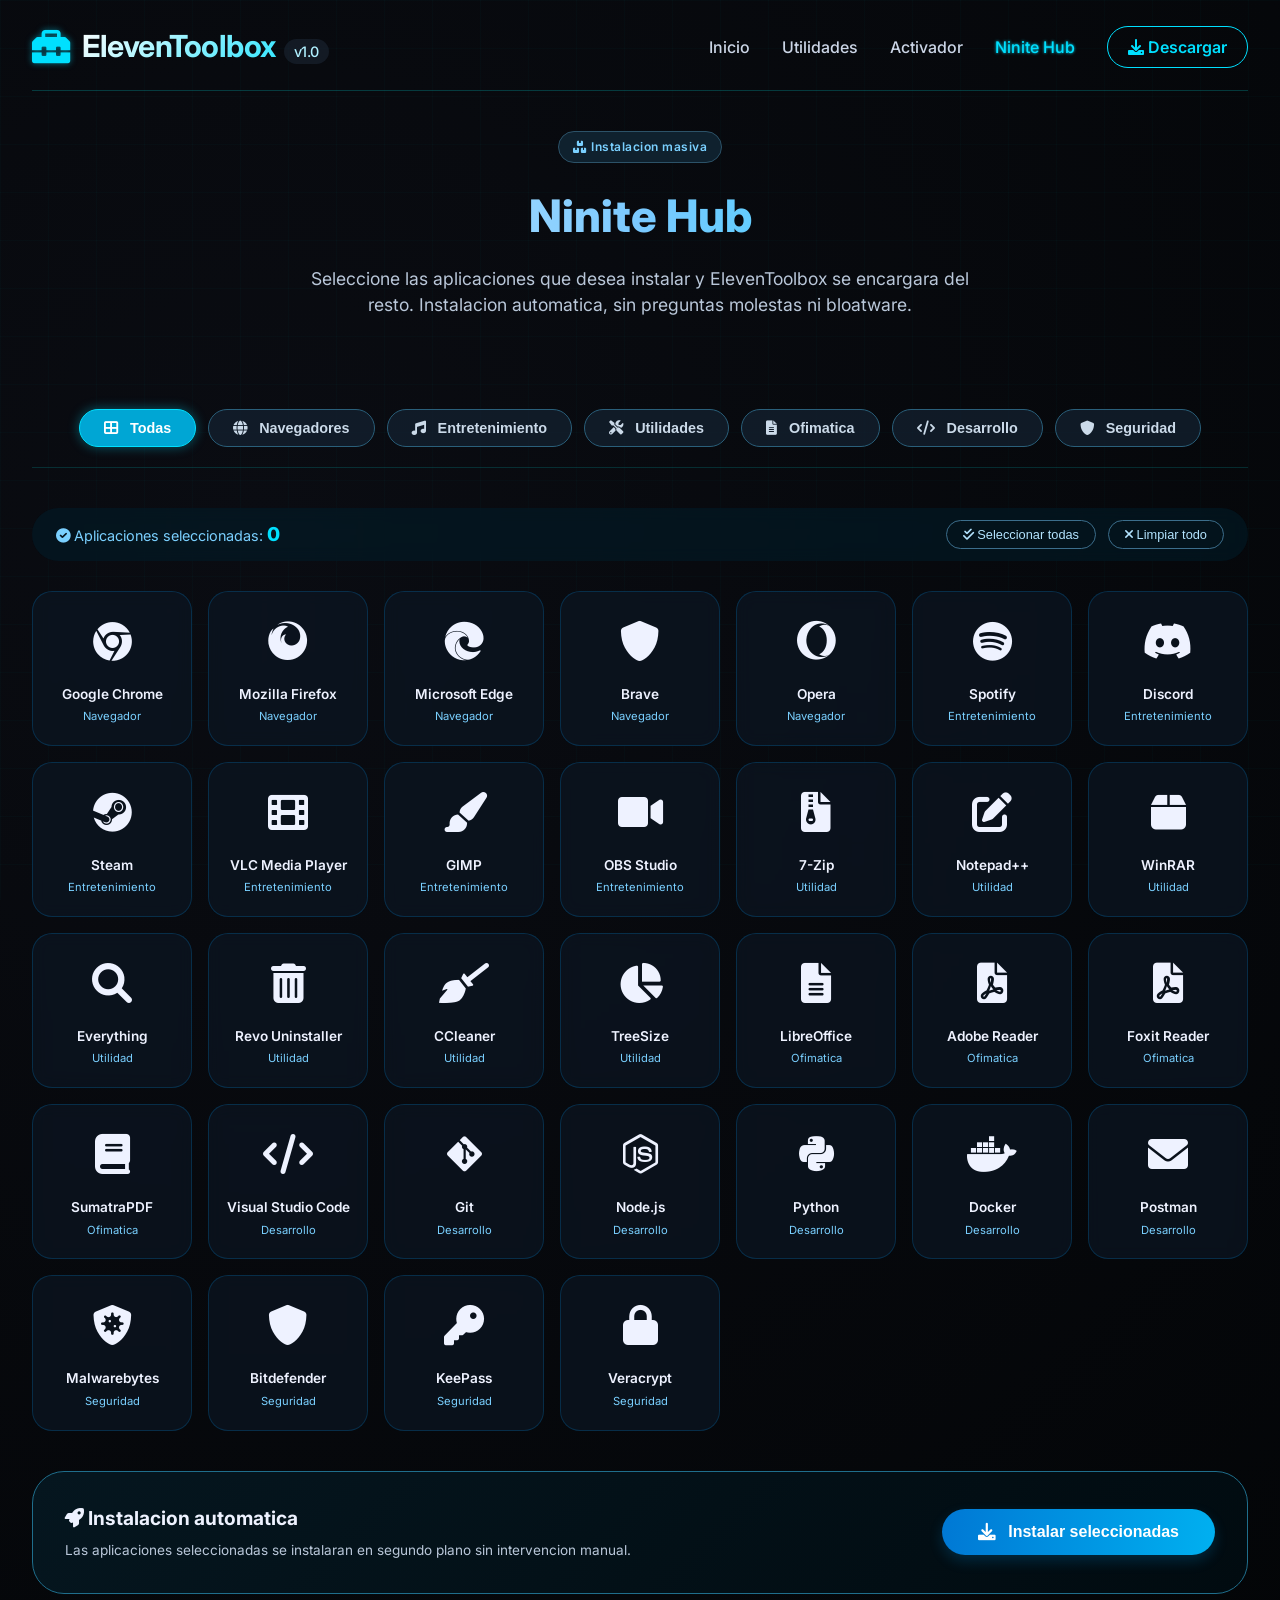
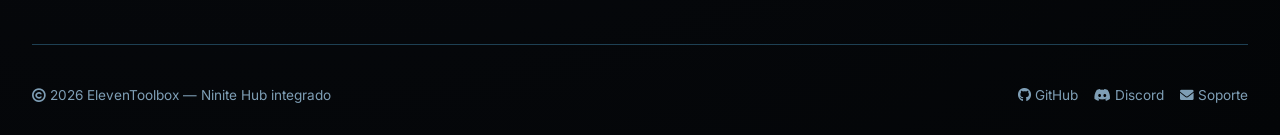
<file: ninite-hub.html>
<!DOCTYPE html>
<html lang="es">
<head>
    <meta charset="UTF-8">
    <meta name="viewport" content="width=device-width, initial-scale=1.0">
    <title>Ninite Hub - ElevenToolbox | Instalador masivo de aplicaciones</title>
    <link href="https://fonts.googleapis.com/css2?family=Inter:opsz,wght@14..32,300;14..32,400;14..32,500;14..32,600;14..32,700;14..32,800&display=swap" rel="stylesheet">
    <link rel="stylesheet" href="https://cdnjs.cloudflare.com/ajax/libs/font-awesome/6.0.0-beta3/css/all.min.css">
    <style>
        * {
            margin: 0;
            padding: 0;
            box-sizing: border-box;
        }

        body {
            font-family: 'Inter', sans-serif;
            background: radial-gradient(circle at 20% 30%, #0a0c12 0%, #030507 100%);
            color: #eef2ff;
            line-height: 1.5;
            min-height: 100vh;
        }

        .bg-grid {
            position: fixed;
            top: 0;
            left: 0;
            width: 100%;
            height: 100%;
            background-image: 
                linear-gradient(rgba(0, 255, 255, 0.02) 1px, transparent 1px),
                linear-gradient(90deg, rgba(0, 255, 255, 0.02) 1px, transparent 1px);
            background-size: 48px 48px;
            pointer-events: none;
            z-index: 0;
        }

        .container {
            max-width: 1400px;
            margin: 0 auto;
            padding: 0 32px;
            position: relative;
            z-index: 2;
        }

        /* Header */
        .navbar {
            display: flex;
            justify-content: space-between;
            align-items: center;
            padding: 24px 0 20px;
            flex-wrap: wrap;
            border-bottom: 1px solid rgba(0, 255, 255, 0.2);
        }

        .logo {
            display: flex;
            align-items: center;
            gap: 12px;
            text-decoration: none;
            color: inherit;
        }

        .logo-icon {
            font-size: 2.4rem;
            color: #00e0ff;
            text-shadow: 0 0 6px #00e0ff80;
        }

        .logo h1 {
            font-size: 1.9rem;
            font-weight: 700;
            letter-spacing: -0.5px;
            background: linear-gradient(135deg, #FFFFFF, #00e0ff);
            -webkit-background-clip: text;
            background-clip: text;
            color: transparent;
        }

        .logo span {
            font-size: 0.9rem;
            font-weight: 500;
            background: #1e2a3a80;
            padding: 4px 10px;
            border-radius: 40px;
            backdrop-filter: blur(4px);
            margin-left: 8px;
            color: #b0f0ff;
        }

        .nav-links {
            display: flex;
            gap: 32px;
            align-items: center;
        }

        .nav-links a {
            text-decoration: none;
            color: #cbd5e6;
            font-weight: 500;
            transition: 0.2s;
            font-size: 1rem;
        }

        .nav-links a:hover, .nav-links a.active {
            color: #00e0ff;
            text-shadow: 0 0 3px #00e0ff;
        }

        .btn-outline {
            border: 1px solid #00e0ff;
            background: transparent;
            padding: 8px 20px;
            border-radius: 40px;
            font-weight: 600;
            color: #00e0ff;
            transition: 0.2s;
            cursor: pointer;
        }

        .btn-outline:hover {
            background: #00e0ff20;
            box-shadow: 0 0 8px #00e0ff40;
        }

        /* Hero Section */
        .hero {
            text-align: center;
            padding: 40px 0 30px;
        }

        .hero-badge {
            background: #0f212e;
            display: inline-block;
            padding: 6px 14px;
            border-radius: 30px;
            font-size: 0.75rem;
            font-weight: 600;
            letter-spacing: 0.5px;
            color: #7ad0ff;
            border: 1px solid #2c5268;
            margin-bottom: 20px;
        }

        .hero h2 {
            font-size: 2.8rem;
            font-weight: 800;
            background: linear-gradient(to right, #ffffff, #7ac9ff, #00e0ff);
            -webkit-background-clip: text;
            background-clip: text;
            color: transparent;
            margin-bottom: 16px;
        }

        .hero p {
            font-size: 1.1rem;
            color: #b9c7d9;
            max-width: 700px;
            margin: 0 auto 30px;
        }

        /* Categorias */
        .categories {
            display: flex;
            flex-wrap: wrap;
            justify-content: center;
            gap: 12px;
            margin: 30px 0 40px;
            padding-bottom: 20px;
            border-bottom: 1px solid rgba(0, 255, 255, 0.15);
        }

        .category-btn {
            background: rgba(20, 35, 50, 0.7);
            border: 1px solid #2a5f7a;
            padding: 10px 24px;
            border-radius: 40px;
            font-weight: 600;
            color: #cbdae9;
            cursor: pointer;
            transition: all 0.2s;
            font-size: 0.9rem;
        }

        .category-btn i {
            margin-right: 8px;
        }

        .category-btn.active, .category-btn:hover {
            background: #00a6d4;
            border-color: #00e0ff;
            color: white;
            box-shadow: 0 0 12px #00e0ff60;
        }

        /* Barra de seleccion */
        .selection-bar {
            background: rgba(0, 30, 45, 0.5);
            backdrop-filter: blur(8px);
            border-radius: 60px;
            padding: 12px 24px;
            margin-bottom: 30px;
            display: flex;
            justify-content: space-between;
            align-items: center;
            flex-wrap: wrap;
            gap: 15px;
        }

        .selection-count {
            font-size: 0.9rem;
            color: #7ad0ff;
        }

        .selection-count span {
            font-weight: 800;
            font-size: 1.2rem;
            color: #00e0ff;
        }

        .selection-actions {
            display: flex;
            gap: 12px;
        }

        .btn-small {
            background: transparent;
            border: 1px solid #3c6e8c;
            padding: 6px 16px;
            border-radius: 30px;
            font-size: 0.8rem;
            font-weight: 500;
            color: #b3e4ff;
            cursor: pointer;
            transition: 0.2s;
        }

        .btn-small:hover {
            background: #0078aa30;
            border-color: #00e0ff;
        }

        /* Grid de aplicaciones */
        .apps-grid {
            display: grid;
            grid-template-columns: repeat(auto-fill, minmax(160px, 1fr));
            gap: 16px;
            margin-bottom: 40px;
        }

        .app-card {
            background: rgba(12, 22, 35, 0.7);
            backdrop-filter: blur(8px);
            border-radius: 20px;
            padding: 20px 12px;
            text-align: center;
            border: 1px solid rgba(0, 160, 255, 0.2);
            transition: all 0.2s ease;
            cursor: pointer;
            position: relative;
        }

        .app-card:hover {
            border-color: #00e0ff;
            transform: translateY(-3px);
            background: rgba(20, 45, 65, 0.7);
        }

        .app-card.selected {
            border-color: #00e0ff;
            background: rgba(0, 160, 255, 0.15);
            box-shadow: 0 0 15px rgba(0, 224, 255, 0.2);
        }

        .app-icon {
            font-size: 2.5rem;
            margin-bottom: 12px;
        }

        .app-name {
            font-weight: 600;
            font-size: 0.85rem;
            margin-bottom: 4px;
        }

        .app-category {
            font-size: 0.7rem;
            color: #7ad0ff;
        }

        .check-indicator {
            position: absolute;
            top: 10px;
            right: 10px;
            width: 20px;
            height: 20px;
            border-radius: 50%;
            background: #00e0ff;
            color: #0a0c12;
            font-size: 0.7rem;
            display: flex;
            align-items: center;
            justify-content: center;
            opacity: 0;
            transition: 0.2s;
        }

        .app-card.selected .check-indicator {
            opacity: 1;
        }

        /* Panel de instalacion */
        .install-panel {
            background: linear-gradient(135deg, #05161f, #010b10);
            border-radius: 32px;
            padding: 32px;
            margin: 30px 0 50px;
            border: 1px solid #1f6e8c;
            display: flex;
            justify-content: space-between;
            align-items: center;
            flex-wrap: wrap;
            gap: 20px;
        }

        .install-info h4 {
            font-size: 1.2rem;
            margin-bottom: 8px;
        }

        .install-info p {
            color: #b9c7d9;
            font-size: 0.85rem;
        }

        .btn-install {
            background: linear-gradient(95deg, #0078d4, #00b0f0);
            border: none;
            padding: 14px 36px;
            border-radius: 44px;
            font-weight: 700;
            font-size: 1rem;
            color: white;
            display: inline-flex;
            align-items: center;
            gap: 12px;
            transition: all 0.2s ease;
            cursor: pointer;
            box-shadow: 0 6px 14px #00a6ff30;
        }

        .btn-install:hover:not(:disabled) {
            transform: scale(1.02);
            background: linear-gradient(95deg, #0088e8, #00c4ff);
            box-shadow: 0 10px 22px #00a6ff60;
        }

        .btn-install:disabled {
            opacity: 0.5;
            cursor: not-allowed;
        }

        .btn-install i {
            font-size: 1.1rem;
        }

        /* Modal de progreso */
        .modal {
            display: none;
            position: fixed;
            top: 0;
            left: 0;
            width: 100%;
            height: 100%;
            background: rgba(0, 0, 0, 0.85);
            backdrop-filter: blur(8px);
            justify-content: center;
            align-items: center;
            z-index: 1000;
        }

        .modal-content {
            background: #0d1b24;
            border-radius: 32px;
            padding: 32px;
            max-width: 500px;
            width: 90%;
            border: 1px solid #00e0ff;
            text-align: center;
        }

        .modal-content h3 {
            margin-bottom: 20px;
        }

        .progress-bar {
            width: 100%;
            height: 8px;
            background: #1e4053;
            border-radius: 10px;
            overflow: hidden;
            margin: 20px 0;
        }

        .progress-fill {
            width: 0%;
            height: 100%;
            background: linear-gradient(90deg, #00e0ff, #0078d4);
            transition: width 0.3s ease;
        }

        .log-area {
            background: #03070e;
            border-radius: 16px;
            padding: 16px;
            text-align: left;
            font-family: monospace;
            font-size: 0.75rem;
            max-height: 200px;
            overflow-y: auto;
            margin-top: 20px;
        }

        .log-line {
            color: #7ad0ff;
            margin: 4px 0;
        }

        .log-line.success {
            color: #2ecc71;
        }

        .log-line.error {
            color: #e74c3c;
        }

        footer {
            border-top: 1px solid #1e4053;
            padding: 40px 0 30px;
            margin-top: 20px;
            display: flex;
            justify-content: space-between;
            flex-wrap: wrap;
            gap: 20px;
            font-size: 0.85rem;
            color: #7e9eb5;
        }

        @media (max-width: 800px) {
            .container {
                padding: 0 20px;
            }
            .navbar {
                flex-direction: column;
                gap: 16px;
            }
            .hero h2 {
                font-size: 1.8rem;
            }
            .apps-grid {
                grid-template-columns: repeat(auto-fill, minmax(130px, 1fr));
            }
        }
    </style>
</head>
<body>
<div class="bg-grid"></div>
<div class="container">
    <!-- Navigation -->
    <div class="navbar">
        <a href="index.html" class="logo">
            <i class="fas fa-toolbox logo-icon"></i>
            <h1>ElevenToolbox<span>v1.0</span></h1>
        </a>
        <div class="nav-links">
            <a href="index.html">Inicio</a>
            <a href="utilidades.html">Utilidades</a>
            <a href="activador.html">Activador</a>
            <a href="ninite.html" class="active">Ninite Hub</a>
            <div class="btn-outline" id="downloadBtn"><i class="fas fa-download"></i> Descargar</div>
        </div>
    </div>

    <!-- Hero Section -->
    <div class="hero">
        <div class="hero-badge"><i class="fas fa-boxes"></i> Instalacion masiva</div>
        <h2>Ninite Hub</h2>
        <p>Seleccione las aplicaciones que desea instalar y ElevenToolbox se encargara del resto. Instalacion automatica, sin preguntas molestas ni bloatware.</p>
    </div>

    <!-- Categorias -->
    <div class="categories" id="categories">
        <button class="category-btn active" data-category="all"><i class="fas fa-th-large"></i> Todas</button>
        <button class="category-btn" data-category="navegadores"><i class="fas fa-globe"></i> Navegadores</button>
        <button class="category-btn" data-category="entretenimiento"><i class="fas fa-music"></i> Entretenimiento</button>
        <button class="category-btn" data-category="utilidades"><i class="fas fa-tools"></i> Utilidades</button>
        <button class="category-btn" data-category="ofimatica"><i class="fas fa-file-alt"></i> Ofimatica</button>
        <button class="category-btn" data-category="desarrollo"><i class="fas fa-code"></i> Desarrollo</button>
        <button class="category-btn" data-category="seguridad"><i class="fas fa-shield-alt"></i> Seguridad</button>
    </div>

    <!-- Selection Bar -->
    <div class="selection-bar">
        <div class="selection-count">
            <i class="fas fa-check-circle"></i> Aplicaciones seleccionadas: <span id="selectedCount">0</span>
        </div>
        <div class="selection-actions">
            <button class="btn-small" id="selectAllBtn"><i class="fas fa-check-double"></i> Seleccionar todas</button>
            <button class="btn-small" id="clearAllBtn"><i class="fas fa-times"></i> Limpiar todo</button>
        </div>
    </div>

    <!-- Apps Grid -->
    <div class="apps-grid" id="appsGrid"></div>

    <!-- Install Panel -->
    <div class="install-panel">
        <div class="install-info">
            <h4><i class="fas fa-rocket"></i> Instalacion automatica</h4>
            <p>Las aplicaciones seleccionadas se instalaran en segundo plano sin intervencion manual.</p>
        </div>
        <button class="btn-install" id="installBtn">
            <i class="fas fa-download"></i> Instalar seleccionadas
        </button>
    </div>

    <footer>
        <div><i class="far fa-copyright"></i> 2026 ElevenToolbox — Ninite Hub integrado</div>
        <div>
            <i class="fab fa-github"></i> GitHub &nbsp;&nbsp;
            <i class="fab fa-discord"></i> Discord &nbsp;&nbsp;
            <i class="fas fa-envelope"></i> Soporte
        </div>
    </footer>
</div>

<!-- Modal de progreso -->
<div id="progressModal" class="modal">
    <div class="modal-content">
        <h3><i class="fas fa-download"></i> Instalando aplicaciones</h3>
        <div class="progress-bar">
            <div class="progress-fill" id="progressFill"></div>
        </div>
        <div id="progressPercent">0%</div>
        <div class="log-area" id="logArea"></div>
        <button id="closeModalBtn" style="margin-top: 20px; background: #0078d4; border: none; padding: 8px 24px; border-radius: 30px; color: white; cursor: pointer; display: none;">Cerrar</button>
    </div>
</div>

<script>
    // Base de datos de aplicaciones
    const applications = [
        // Navegadores
        { id: 1, name: "Google Chrome", icon: "fab fa-chrome", category: "navegadores", selected: false },
        { id: 2, name: "Mozilla Firefox", icon: "fab fa-firefox", category: "navegadores", selected: false },
        { id: 3, name: "Microsoft Edge", icon: "fab fa-edge", category: "navegadores", selected: false },
        { id: 4, name: "Brave", icon: "fas fa-shield-alt", category: "navegadores", selected: false },
        { id: 5, name: "Opera", icon: "fab fa-opera", category: "navegadores", selected: false },
        
        // Entretenimiento
        { id: 6, name: "Spotify", icon: "fab fa-spotify", category: "entretenimiento", selected: false },
        { id: 7, name: "Discord", icon: "fab fa-discord", category: "entretenimiento", selected: false },
        { id: 8, name: "Steam", icon: "fab fa-steam", category: "entretenimiento", selected: false },
        { id: 9, name: "VLC Media Player", icon: "fas fa-film", category: "entretenimiento", selected: false },
        { id: 10, name: "GIMP", icon: "fas fa-paint-brush", category: "entretenimiento", selected: false },
        { id: 11, name: "OBS Studio", icon: "fas fa-video", category: "entretenimiento", selected: false },
        
        // Utilidades
        { id: 12, name: "7-Zip", icon: "fas fa-file-archive", category: "utilidades", selected: false },
        { id: 13, name: "Notepad++", icon: "fas fa-edit", category: "utilidades", selected: false },
        { id: 14, name: "WinRAR", icon: "fas fa-box", category: "utilidades", selected: false },
        { id: 15, name: "Everything", icon: "fas fa-search", category: "utilidades", selected: false },
        { id: 16, name: "Revo Uninstaller", icon: "fas fa-trash-alt", category: "utilidades", selected: false },
        { id: 17, name: "CCleaner", icon: "fas fa-broom", category: "utilidades", selected: false },
        { id: 18, name: "TreeSize", icon: "fas fa-chart-pie", category: "utilidades", selected: false },
        
        // Ofimatica
        { id: 19, name: "LibreOffice", icon: "fas fa-file-alt", category: "ofimatica", selected: false },
        { id: 20, name: "Adobe Reader", icon: "fas fa-file-pdf", category: "ofimatica", selected: false },
        { id: 21, name: "Foxit Reader", icon: "fas fa-file-pdf", category: "ofimatica", selected: false },
        { id: 22, name: "SumatraPDF", icon: "fas fa-book", category: "ofimatica", selected: false },
        
        // Desarrollo
        { id: 23, name: "Visual Studio Code", icon: "fas fa-code", category: "desarrollo", selected: false },
        { id: 24, name: "Git", icon: "fab fa-git-alt", category: "desarrollo", selected: false },
        { id: 25, name: "Node.js", icon: "fab fa-node-js", category: "desarrollo", selected: false },
        { id: 26, name: "Python", icon: "fab fa-python", category: "desarrollo", selected: false },
        { id: 27, name: "Docker", icon: "fab fa-docker", category: "desarrollo", selected: false },
        { id: 28, name: "Postman", icon: "fas fa-envelope", category: "desarrollo", selected: false },
        
        // Seguridad
        { id: 29, name: "Malwarebytes", icon: "fas fa-shield-virus", category: "seguridad", selected: false },
        { id: 30, name: "Bitdefender", icon: "fas fa-shield-alt", category: "seguridad", selected: false },
        { id: 31, name: "KeePass", icon: "fas fa-key", category: "seguridad", selected: false },
        { id: 32, name: "Veracrypt", icon: "fas fa-lock", category: "seguridad", selected: false }
    ];

    let currentCategory = "all";
    let apps = [...applications];

    // Funcion para renderizar las aplicaciones
    function renderApps() {
        const grid = document.getElementById("appsGrid");
        let filteredApps = apps;
        
        if (currentCategory !== "all") {
            filteredApps = apps.filter(app => app.category === currentCategory);
        }
        
        grid.innerHTML = "";
        
        filteredApps.forEach(app => {
            const card = document.createElement("div");
            card.className = `app-card ${app.selected ? "selected" : ""}`;
            card.setAttribute("data-id", app.id);
            
            card.innerHTML = `
                <div class="check-indicator"><i class="fas fa-check"></i></div>
                <div class="app-icon"><i class="${app.icon}"></i></div>
                <div class="app-name">${app.name}</div>
                <div class="app-category">${getCategoryName(app.category)}</div>
            `;
            
            card.addEventListener("click", (e) => {
                e.stopPropagation();
                app.selected = !app.selected;
                renderApps();
                updateSelectedCount();
            });
            
            grid.appendChild(card);
        });
        
        updateSelectedCount();
    }
    
    function getCategoryName(category) {
        const names = {
            navegadores: "Navegador",
            entretenimiento: "Entretenimiento",
            utilidades: "Utilidad",
            ofimatica: "Ofimatica",
            desarrollo: "Desarrollo",
            seguridad: "Seguridad"
        };
        return names[category] || category;
    }
    
    function updateSelectedCount() {
        const count = apps.filter(app => app.selected).length;
        document.getElementById("selectedCount").innerText = count;
    }
    
    // Seleccionar todas
    function selectAll() {
        apps.forEach(app => app.selected = true);
        renderApps();
    }
    
    // Limpiar todo
    function clearAll() {
        apps.forEach(app => app.selected = false);
        renderApps();
    }
    
    // Instalar aplicaciones seleccionadas
    function installSelected() {
        const selectedApps = apps.filter(app => app.selected);
        
        if (selectedApps.length === 0) {
            alert("No ha seleccionado ninguna aplicacion para instalar.");
            return;
        }
        
        const modal = document.getElementById("progressModal");
        const progressFill = document.getElementById("progressFill");
        const progressPercent = document.getElementById("progressPercent");
        const logArea = document.getElementById("logArea");
        const closeBtn = document.getElementById("closeModalBtn");
        
        // Resetear modal
        progressFill.style.width = "0%";
        progressPercent.innerText = "0%";
        logArea.innerHTML = "";
        closeBtn.style.display = "none";
        modal.style.display = "flex";
        
        let current = 0;
        const total = selectedApps.length;
        
        function addLog(message, type = "info") {
            const logLine = document.createElement("div");
            logLine.className = `log-line ${type}`;
            logLine.innerHTML = `[${new Date().toLocaleTimeString()}] ${message}`;
            logArea.appendChild(logLine);
            logArea.scrollTop = logArea.scrollHeight;
        }
        
        function updateProgress() {
            const percent = Math.round((current / total) * 100);
            progressFill.style.width = `${percent}%`;
            progressPercent.innerText = `${percent}%`;
        }
        
        function installNext(index) {
            if (index >= total) {
                addLog("=========================================", "success");
                addLog("Todas las aplicaciones han sido instaladas correctamente.", "success");
                addLog("=========================================", "success");
                closeBtn.style.display = "block";
                return;
            }
            
            const app = selectedApps[index];
            addLog(`Instalando: ${app.name}...`);
            
            // Simular tiempo de instalacion
            setTimeout(() => {
                addLog(`  - ${app.name} instalado correctamente.`, "success");
                current++;
                updateProgress();
                installNext(index + 1);
            }, 1500);
        }
        
        addLog("Iniciando instalacion de aplicaciones...");
        addLog(`Total de aplicaciones seleccionadas: ${total}`);
        addLog("-----------------------------------------");
        
        installNext(0);
        
        closeBtn.onclick = () => {
            modal.style.display = "none";
        };
    }
    
    // Eventos de categorias
    document.querySelectorAll(".category-btn").forEach(btn => {
        btn.addEventListener("click", () => {
            document.querySelectorAll(".category-btn").forEach(b => b.classList.remove("active"));
            btn.classList.add("active");
            currentCategory = btn.getAttribute("data-category");
            renderApps();
        });
    });
    
    document.getElementById("selectAllBtn").addEventListener("click", selectAll);
    document.getElementById("clearAllBtn").addEventListener("click", clearAll);
    document.getElementById("installBtn").addEventListener("click", installSelected);
    
    // Evento de descarga
    document.getElementById("downloadBtn").addEventListener("click", () => {
        alert("Descarga de ElevenToolbox\n\nVersion 1.0 para Windows 11\n\nEl archivo se descargara en breve.");
    });
    
    // Render inicial
    renderApps();
</script>
</body>
</html>
</file>
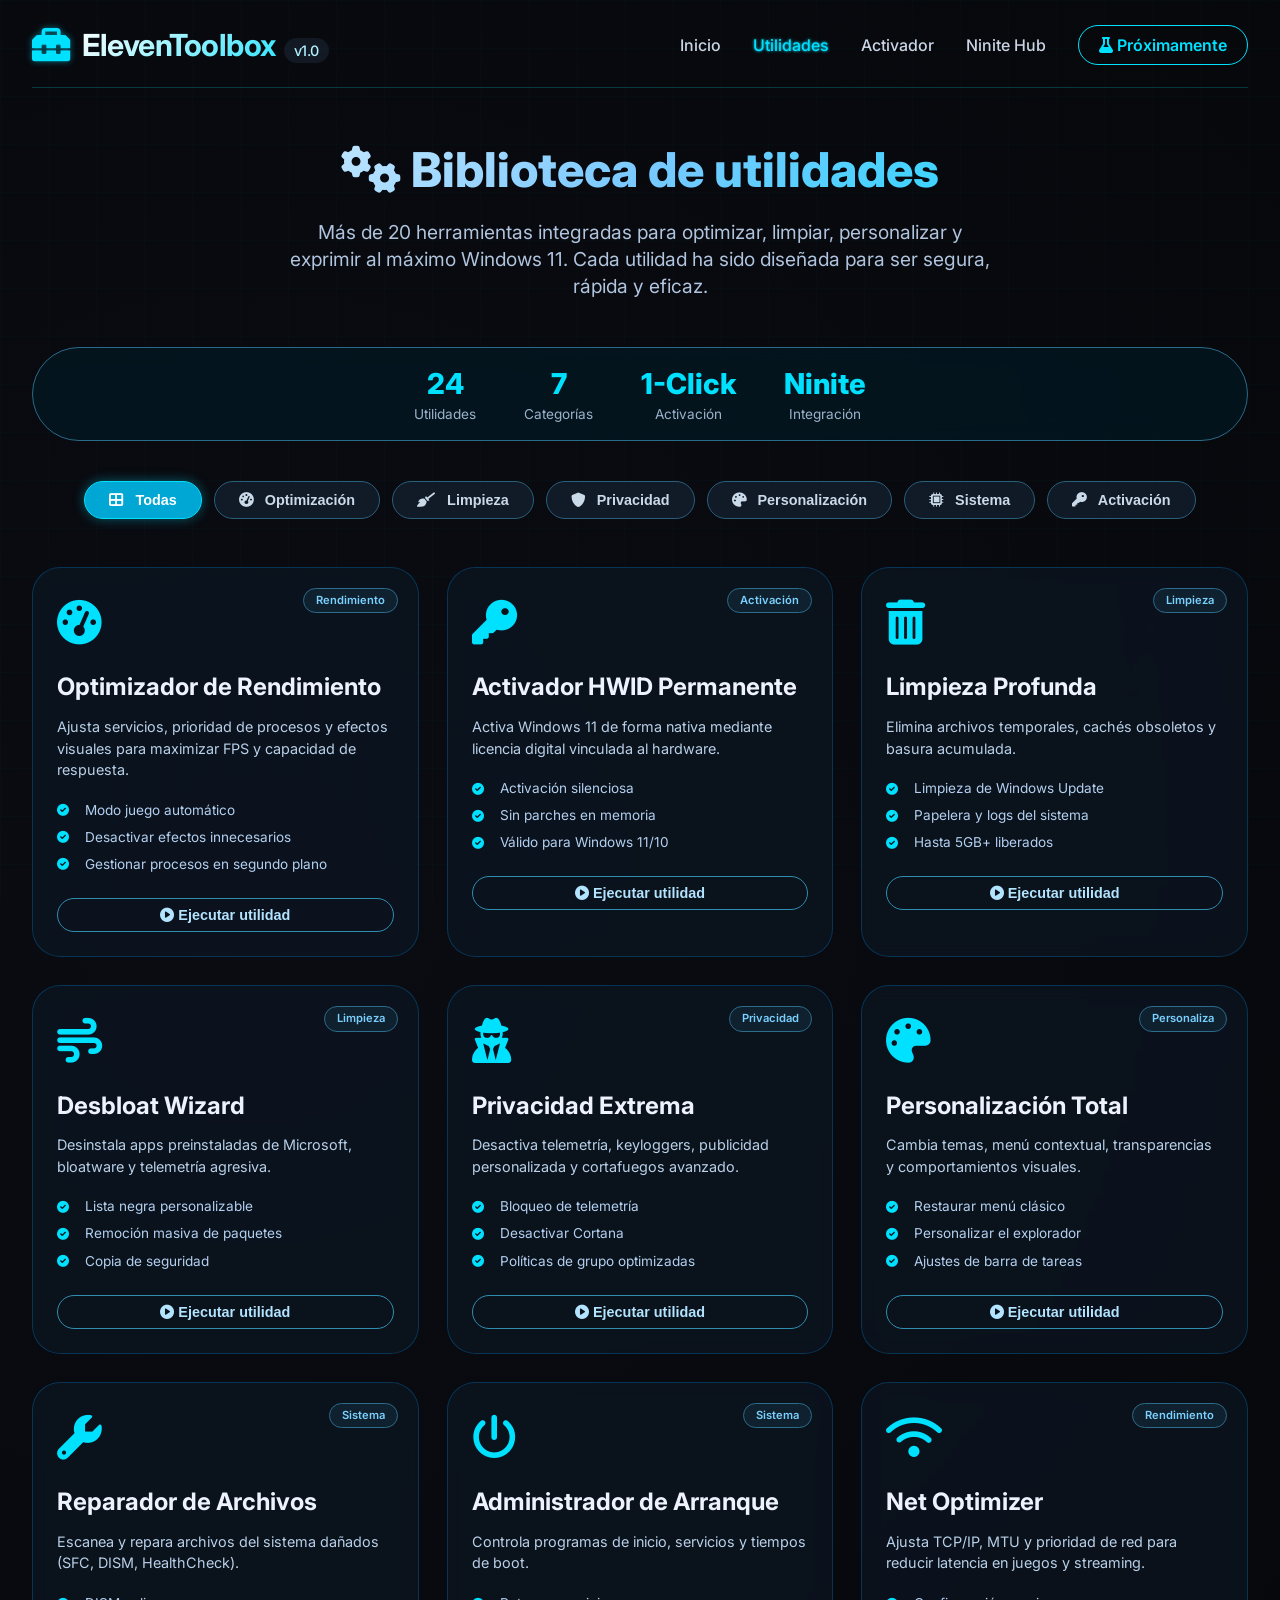
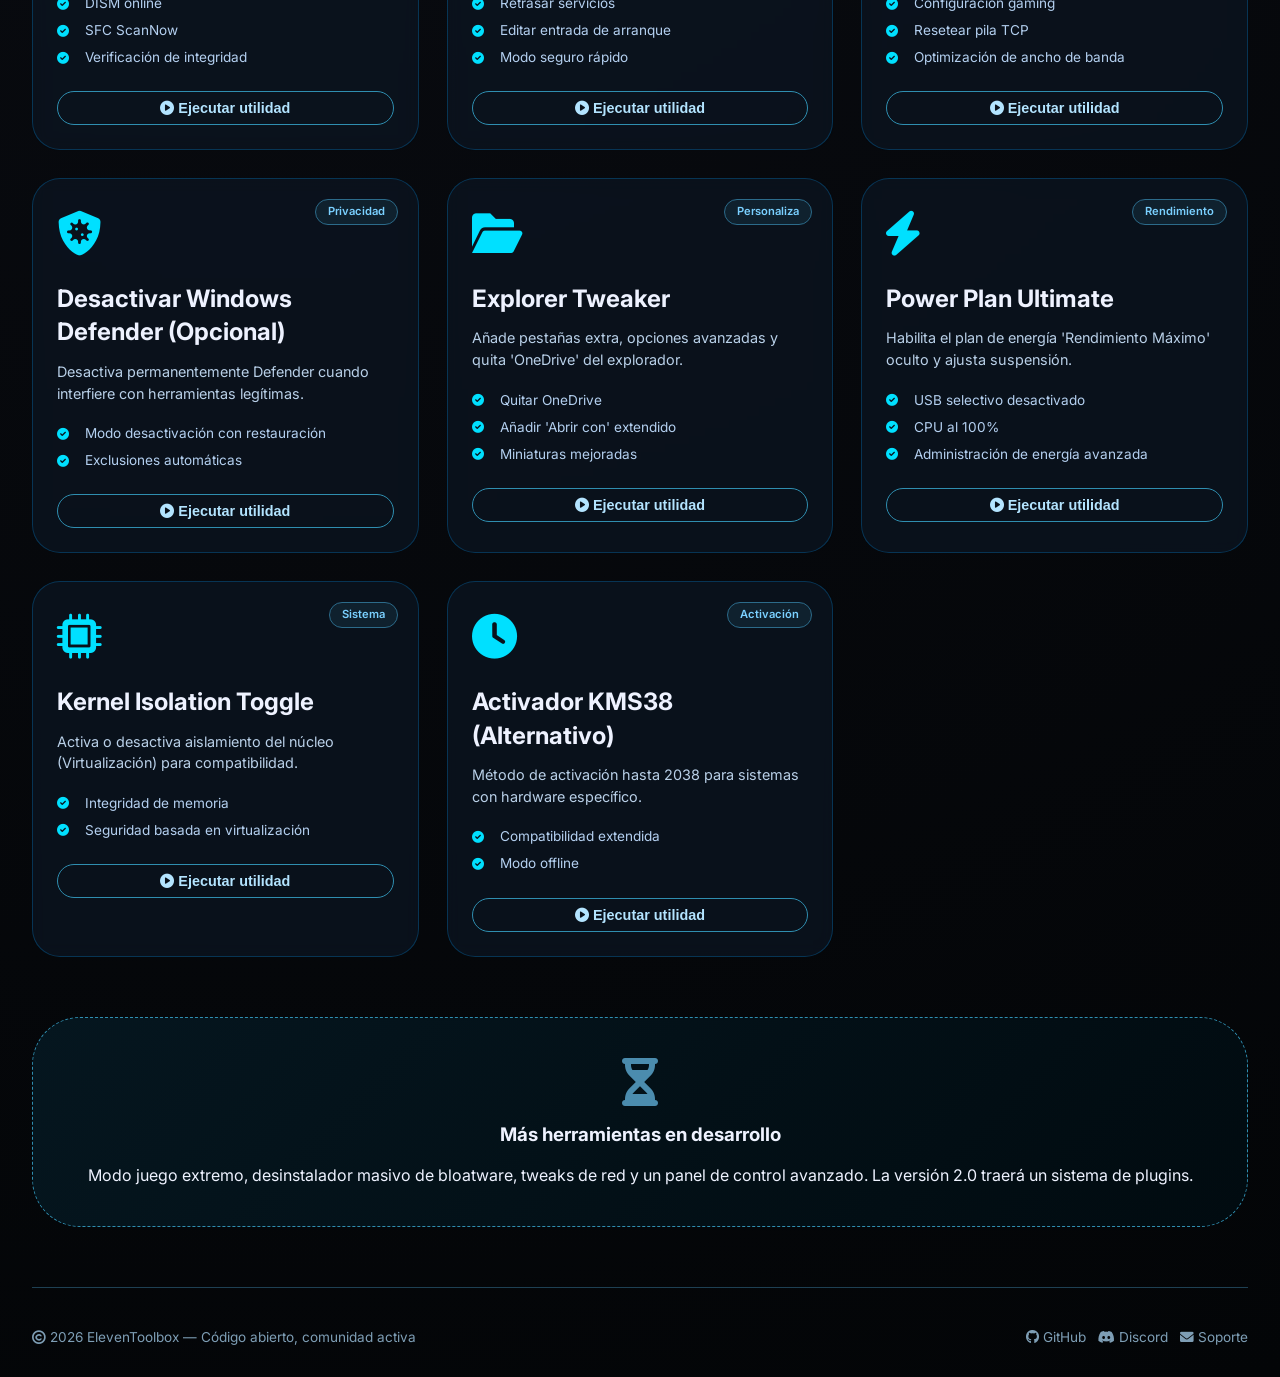
<file: utilidades.html>
<!DOCTYPE html>
<html lang="es">
<head>
    <meta charset="UTF-8">
    <meta name="viewport" content="width=device-width, initial-scale=1.0, user-scalable=yes">
    <title>Utilidades - ElevenToolbox | Kit definitivo para Windows 11</title>
    <link href="https://fonts.googleapis.com/css2?family=Inter:opsz,wght@14..32,300;14..32,400;14..32,600;14..32,700;14..32,800&display=swap" rel="stylesheet">
    <link rel="stylesheet" href="https://cdnjs.cloudflare.com/ajax/libs/font-awesome/6.0.0-beta3/css/all.min.css">
    <style>
        * {
            margin: 0;
            padding: 0;
            box-sizing: border-box;
        }

        body {
            font-family: 'Inter', sans-serif;
            background: radial-gradient(circle at 20% 30%, #0a0c12 0%, #030507 100%);
            color: #eef2ff;
            line-height: 1.4;
            scroll-behavior: smooth;
        }

        .bg-grid {
            position: fixed;
            top: 0;
            left: 0;
            width: 100%;
            height: 100%;
            background-image: 
                linear-gradient(rgba(0, 255, 255, 0.02) 1px, transparent 1px),
                linear-gradient(90deg, rgba(0, 255, 255, 0.02) 1px, transparent 1px);
            background-size: 48px 48px;
            pointer-events: none;
            z-index: 0;
        }

        .container {
            max-width: 1400px;
            margin: 0 auto;
            padding: 0 32px;
            position: relative;
            z-index: 2;
        }

        /* Header / Nav */
        .navbar {
            display: flex;
            justify-content: space-between;
            align-items: center;
            padding: 24px 0 20px;
            flex-wrap: wrap;
            border-bottom: 1px solid rgba(0, 255, 255, 0.2);
        }

        .logo {
            display: flex;
            align-items: center;
            gap: 12px;
            text-decoration: none;
            color: inherit;
        }

        .logo-icon {
            font-size: 2.4rem;
            color: #00e0ff;
            text-shadow: 0 0 6px #00e0ff80;
        }

        .logo h1 {
            font-size: 1.9rem;
            font-weight: 700;
            letter-spacing: -0.5px;
            background: linear-gradient(135deg, #FFFFFF, #00e0ff);
            -webkit-background-clip: text;
            background-clip: text;
            color: transparent;
        }

        .logo span {
            font-size: 0.9rem;
            font-weight: 500;
            background: #1e2a3a80;
            padding: 4px 10px;
            border-radius: 40px;
            backdrop-filter: blur(4px);
            margin-left: 8px;
            color: #b0f0ff;
        }

        .nav-links {
            display: flex;
            gap: 32px;
            align-items: center;
        }

        .nav-links a {
            text-decoration: none;
            color: #cbd5e6;
            font-weight: 500;
            transition: 0.2s;
            font-size: 1rem;
        }

        .nav-links a:hover, .nav-links a.active {
            color: #00e0ff;
            text-shadow: 0 0 3px #00e0ff;
        }

        .btn-outline {
            border: 1px solid #00e0ff;
            background: transparent;
            padding: 8px 20px;
            border-radius: 40px;
            font-weight: 600;
            color: #00e0ff;
            transition: 0.2s;
            cursor: pointer;
        }

        .btn-outline:hover {
            background: #00e0ff20;
            box-shadow: 0 0 8px #00e0ff40;
        }

        /* Page Header */
        .page-header {
            padding: 48px 0 24px;
            text-align: center;
        }

        .page-header h1 {
            font-size: 3rem;
            font-weight: 800;
            background: linear-gradient(135deg, #ffffff, #7ac9ff, #00e0ff);
            -webkit-background-clip: text;
            background-clip: text;
            color: transparent;
            margin-bottom: 16px;
        }

        .page-header p {
            font-size: 1.2rem;
            color: #b0c4de;
            max-width: 700px;
            margin: 0 auto;
        }

        /* Stats Bar */
        .stats-bar {
            display: flex;
            justify-content: center;
            gap: 48px;
            flex-wrap: wrap;
            background: rgba(0, 30, 45, 0.5);
            backdrop-filter: blur(8px);
            border-radius: 80px;
            padding: 16px 32px;
            margin: 24px 0 40px;
            border: 1px solid #2a6b8a;
        }

        .stat-item {
            text-align: center;
        }

        .stat-number {
            font-size: 1.8rem;
            font-weight: 800;
            color: #00e0ff;
        }

        .stat-label {
            font-size: 0.85rem;
            color: #9ab3cc;
        }

        /* Filtros de categorías */
        .filters {
            display: flex;
            flex-wrap: wrap;
            justify-content: center;
            gap: 12px;
            margin-bottom: 48px;
        }

        .filter-btn {
            background: rgba(20, 35, 50, 0.7);
            border: 1px solid #2a5f7a;
            padding: 10px 24px;
            border-radius: 40px;
            font-weight: 600;
            color: #cbdae9;
            cursor: pointer;
            transition: all 0.2s;
            font-size: 0.9rem;
        }

        .filter-btn i {
            margin-right: 8px;
        }

        .filter-btn.active, .filter-btn:hover {
            background: #00a6d4;
            border-color: #00e0ff;
            color: white;
            box-shadow: 0 0 12px #00e0ff60;
        }

        /* Grid de utilidades */
        .utilities-grid {
            display: grid;
            grid-template-columns: repeat(auto-fill, minmax(340px, 1fr));
            gap: 28px;
            margin-bottom: 60px;
        }

        .util-card {
            background: rgba(12, 22, 35, 0.7);
            backdrop-filter: blur(8px);
            border-radius: 28px;
            padding: 24px;
            border: 1px solid rgba(0, 160, 255, 0.25);
            transition: all 0.25s ease;
            position: relative;
            overflow: hidden;
        }

        .util-card:hover {
            transform: translateY(-5px);
            border-color: #00e0ff;
            background: rgba(20, 45, 65, 0.7);
            box-shadow: 0 20px 30px -12px black;
        }

        .card-badge {
            position: absolute;
            top: 20px;
            right: 20px;
            background: #0f212e;
            padding: 4px 12px;
            border-radius: 30px;
            font-size: 0.7rem;
            font-weight: 600;
            color: #7ad0ff;
            border: 1px solid #2c6b8a;
        }

        .util-icon {
            font-size: 2.8rem;
            color: #00e0ff;
            margin-bottom: 16px;
        }

        .util-card h3 {
            font-size: 1.5rem;
            font-weight: 700;
            margin-bottom: 12px;
        }

        .util-desc {
            color: #b9d0e8;
            line-height: 1.5;
            margin-bottom: 20px;
            font-size: 0.9rem;
        }

        .util-features {
            list-style: none;
            margin-bottom: 24px;
        }

        .util-features li {
            font-size: 0.85rem;
            margin-bottom: 8px;
            color: #b4d0f0;
            display: flex;
            align-items: center;
            gap: 8px;
        }

        .util-features li i {
            color: #00e0ff;
            font-size: 0.75rem;
            width: 20px;
        }

        .btn-util {
            background: transparent;
            border: 1px solid #2f8eb0;
            padding: 8px 20px;
            border-radius: 32px;
            font-weight: 600;
            color: #b3e4ff;
            cursor: pointer;
            transition: 0.2s;
            width: 100%;
            font-size: 0.9rem;
        }

        .btn-util:hover {
            background: #0078aa30;
            border-color: #00e0ff;
            color: white;
        }

        /* Sección próximamente */
        .coming-soon-section {
            text-align: center;
            margin: 40px 0 60px;
            padding: 40px;
            background: linear-gradient(135deg, #05161f, #010b10);
            border-radius: 48px;
            border: 1px dashed #2f8eb0;
        }

        .coming-soon-section i {
            font-size: 3rem;
            color: #4b8cae;
        }

        /* Footer */
        footer {
            border-top: 1px solid #1e4053;
            padding: 40px 0 30px;
            margin-top: 20px;
            display: flex;
            justify-content: space-between;
            flex-wrap: wrap;
            gap: 20px;
            font-size: 0.85rem;
            color: #7e9eb5;
        }

        @media (max-width: 800px) {
            .container {
                padding: 0 20px;
            }
            .navbar {
                flex-direction: column;
                gap: 16px;
            }
            .stats-bar {
                gap: 24px;
            }
            .page-header h1 {
                font-size: 2.2rem;
            }
        }
    </style>
</head>
<body>
<div class="bg-grid"></div>
<div class="container">
    <!-- Navegación -->
    <div class="navbar">
        <a href="index.html" class="logo" style="text-decoration: none;">
            <i class="fas fa-toolbox logo-icon"></i>
            <h1>ElevenToolbox<span>v1.0</span></h1>
        </a>
        <div class="nav-links">
            <a href="index.html">Inicio</a>
            <a href="utilidades.html" class="active">Utilidades</a>
            <a href="#">Activador</a>
            <a href="#">Ninite Hub</a>
            <div class="btn-outline" id="demoBtn"><i class="fas fa-flask"></i> Próximamente</div>
        </div>
    </div>

    <!-- Encabezado de la página -->
    <div class="page-header">
        <h1><i class="fas fa-cogs"></i> Biblioteca de utilidades</h1>
        <p>Más de 20 herramientas integradas para optimizar, limpiar, personalizar y exprimir al máximo Windows 11. Cada utilidad ha sido diseñada para ser segura, rápida y eficaz.</p>
    </div>

    <!-- Stats -->
    <div class="stats-bar">
        <div class="stat-item"><div class="stat-number">24</div><div class="stat-label">Utilidades</div></div>
        <div class="stat-item"><div class="stat-number">7</div><div class="stat-label">Categorías</div></div>
        <div class="stat-item"><div class="stat-number">1-Click</div><div class="stat-label">Activación</div></div>
        <div class="stat-item"><div class="stat-number">Ninite</div><div class="stat-label">Integración</div></div>
    </div>

    <!-- Filtros -->
    <div class="filters" id="filters">
        <button class="filter-btn active" data-category="all"><i class="fas fa-th-large"></i> Todas</button>
        <button class="filter-btn" data-category="optimizacion"><i class="fas fa-tachometer-alt"></i> Optimización</button>
        <button class="filter-btn" data-category="limpieza"><i class="fas fa-broom"></i> Limpieza</button>
        <button class="filter-btn" data-category="privacidad"><i class="fas fa-shield-alt"></i> Privacidad</button>
        <button class="filter-btn" data-category="personalizacion"><i class="fas fa-palette"></i> Personalización</button>
        <button class="filter-btn" data-category="sistema"><i class="fas fa-microchip"></i> Sistema</button>
        <button class="filter-btn" data-category="activador"><i class="fas fa-key"></i> Activación</button>
    </div>

    <!-- Grid de utilidades (JavaScript dinámico) -->
    <div class="utilities-grid" id="utilitiesGrid"></div>

    <!-- Sección de próximas utilidades -->
    <div class="coming-soon-section">
        <i class="fas fa-hourglass-half"></i>
        <h3 style="margin: 16px 0;">Más herramientas en desarrollo</h3>
        <p>Modo juego extremo, desinstalador masivo de bloatware, tweaks de red y un panel de control avanzado. La versión 2.0 traerá un sistema de plugins.</p>
    </div>

    <footer>
        <div><i class="far fa-copyright"></i> 2026 ElevenToolbox — Código abierto, comunidad activa</div>
        <div><i class="fab fa-github"></i> GitHub &nbsp; <i class="fab fa-discord"></i> Discord &nbsp; <i class="fas fa-envelope"></i> Soporte</div>
    </footer>
</div>

<script>
    // Base de datos de utilidades
    const utilities = [
        { id: 1, name: "Optimizador de Rendimiento", category: "optimizacion", icon: "fa-tachometer-alt", desc: "Ajusta servicios, prioridad de procesos y efectos visuales para maximizar FPS y capacidad de respuesta.", features: ["Modo juego automático", "Desactivar efectos innecesarios", "Gestionar procesos en segundo plano"] },
        { id: 2, name: "Activador HWID Permanente", category: "activador", icon: "fa-key", desc: "Activa Windows 11 de forma nativa mediante licencia digital vinculada al hardware.", features: ["Activación silenciosa", "Sin parches en memoria", "Válido para Windows 11/10"] },
        { id: 3, name: "Limpieza Profunda", category: "limpieza", icon: "fa-trash-alt", desc: "Elimina archivos temporales, cachés obsoletos y basura acumulada.", features: ["Limpieza de Windows Update", "Papelera y logs del sistema", "Hasta 5GB+ liberados"] },
        { id: 4, name: "Desbloat Wizard", category: "limpieza", icon: "fa-wind", desc: "Desinstala apps preinstaladas de Microsoft, bloatware y telemetría agresiva.", features: ["Lista negra personalizable", "Remoción masiva de paquetes", "Copia de seguridad"] },
        { id: 5, name: "Privacidad Extrema", category: "privacidad", icon: "fa-user-secret", desc: "Desactiva telemetría, keyloggers, publicidad personalizada y cortafuegos avanzado.", features: ["Bloqueo de telemetría", "Desactivar Cortana", "Políticas de grupo optimizadas"] },
        { id: 6, name: "Personalización Total", category: "personalizacion", icon: "fa-palette", desc: "Cambia temas, menú contextual, transparencias y comportamientos visuales.", features: ["Restaurar menú clásico", "Personalizar el explorador", "Ajustes de barra de tareas"] },
        { id: 7, name: "Reparador de Archivos", category: "sistema", icon: "fa-wrench", desc: "Escanea y repara archivos del sistema dañados (SFC, DISM, HealthCheck).", features: ["DISM online", "SFC ScanNow", "Verificación de integridad"] },
        { id: 8, name: "Administrador de Arranque", category: "sistema", icon: "fa-power-off", desc: "Controla programas de inicio, servicios y tiempos de boot.", features: ["Retrasar servicios", "Editar entrada de arranque", "Modo seguro rápido"] },
        { id: 9, name: "Net Optimizer", category: "optimizacion", icon: "fa-wifi", desc: "Ajusta TCP/IP, MTU y prioridad de red para reducir latencia en juegos y streaming.", features: ["Configuración gaming", "Resetear pila TCP", "Optimización de ancho de banda"] },
        { id: 10, name: "Desactivar Windows Defender (Opcional)", category: "privacidad", icon: "fa-shield-virus", desc: "Desactiva permanentemente Defender cuando interfiere con herramientas legítimas.", features: ["Modo desactivación con restauración", "Exclusiones automáticas"] },
        { id: 11, name: "Explorer Tweaker", category: "personalizacion", icon: "fa-folder-open", desc: "Añade pestañas extra, opciones avanzadas y quita 'OneDrive' del explorador.", features: ["Quitar OneDrive", "Añadir 'Abrir con' extendido", "Miniaturas mejoradas"] },
        { id: 12, name: "Power Plan Ultimate", category: "optimizacion", icon: "fa-bolt", desc: "Habilita el plan de energía 'Rendimiento Máximo' oculto y ajusta suspensión.", features: ["USB selectivo desactivado", "CPU al 100%", "Administración de energía avanzada"] },
        { id: 13, name: "Kernel Isolation Toggle", category: "sistema", icon: "fa-microchip", desc: "Activa o desactiva aislamiento del núcleo (Virtualización) para compatibilidad.", features: ["Integridad de memoria", "Seguridad basada en virtualización"] },
        { id: 14, name: "Activador KMS38 (Alternativo)", category: "activador", icon: "fa-clock", desc: "Método de activación hasta 2038 para sistemas con hardware específico.", features: ["Compatibilidad extendida", "Modo offline"] }
    ];

    // función para renderizar según categoría
    function renderUtilities(category) {
        const grid = document.getElementById('utilitiesGrid');
        let filtered = utilities;
        if (category !== 'all') {
            filtered = utilities.filter(util => util.category === category);
        }
        if (filtered.length === 0) {
            grid.innerHTML = `<div style="grid-column:1/-1; text-align:center; padding:60px;">No hay utilidades en esta categoría aún.<br>🚀 Próximamente más herramientas.</div>`;
            return;
        }
        let html = '';
        filtered.forEach(util => {
            html += `
                <div class="util-card" data-category="${util.category}">
                    <div class="card-badge">${util.category === 'activador' ? 'Activación' : util.category === 'optimizacion' ? 'Rendimiento' : util.category === 'limpieza' ? 'Limpieza' : util.category === 'privacidad' ? 'Privacidad' : util.category === 'personalizacion' ? 'Personaliza' : 'Sistema'}</div>
                    <div class="util-icon"><i class="fas ${util.icon}"></i></div>
                    <h3>${util.name}</h3>
                    <div class="util-desc">${util.desc}</div>
                    <ul class="util-features">
                        ${util.features.map(f => `<li><i class="fas fa-check-circle"></i> ${f}</li>`).join('')}
                    </ul>
                    <button class="btn-util" onclick="showUtilInfo('${util.name.replace(/'/g, "\\'")}')"><i class="fas fa-play-circle"></i> Ejecutar utilidad</button>
                </div>
            `;
        });
        grid.innerHTML = html;
    }

    // función para demo de ejecución
    window.showUtilInfo = function(utilName) {
        alert(`⚡ ElevenToolbox - ${utilName}\n\nEsta utilidad se ejecutará con privilegios administrativos.\n\n✅ Característica optimizada para Windows 11.\n🚀 Próximamente versión portable completa.`);
    }

    // eventos de filtros
    const filterBtns = document.querySelectorAll('.filter-btn');
    let currentCategory = 'all';
    filterBtns.forEach(btn => {
        btn.addEventListener('click', () => {
            filterBtns.forEach(b => b.classList.remove('active'));
            btn.classList.add('active');
            currentCategory = btn.getAttribute('data-category');
            renderUtilities(currentCategory);
        });
    });

    // demo del botón nav
    document.getElementById('demoBtn').addEventListener('click', () => {
        alert("🚀 ElevenToolbox integra un potente gestor de utilidades + Activador HWID + futuro Ninite Hub. La versión estable llegará pronto con todas estas herramientas listas para 1 clic.");
    });

    // render inicial
    renderUtilities('all');
</script>
</body>
</html>
</file>
